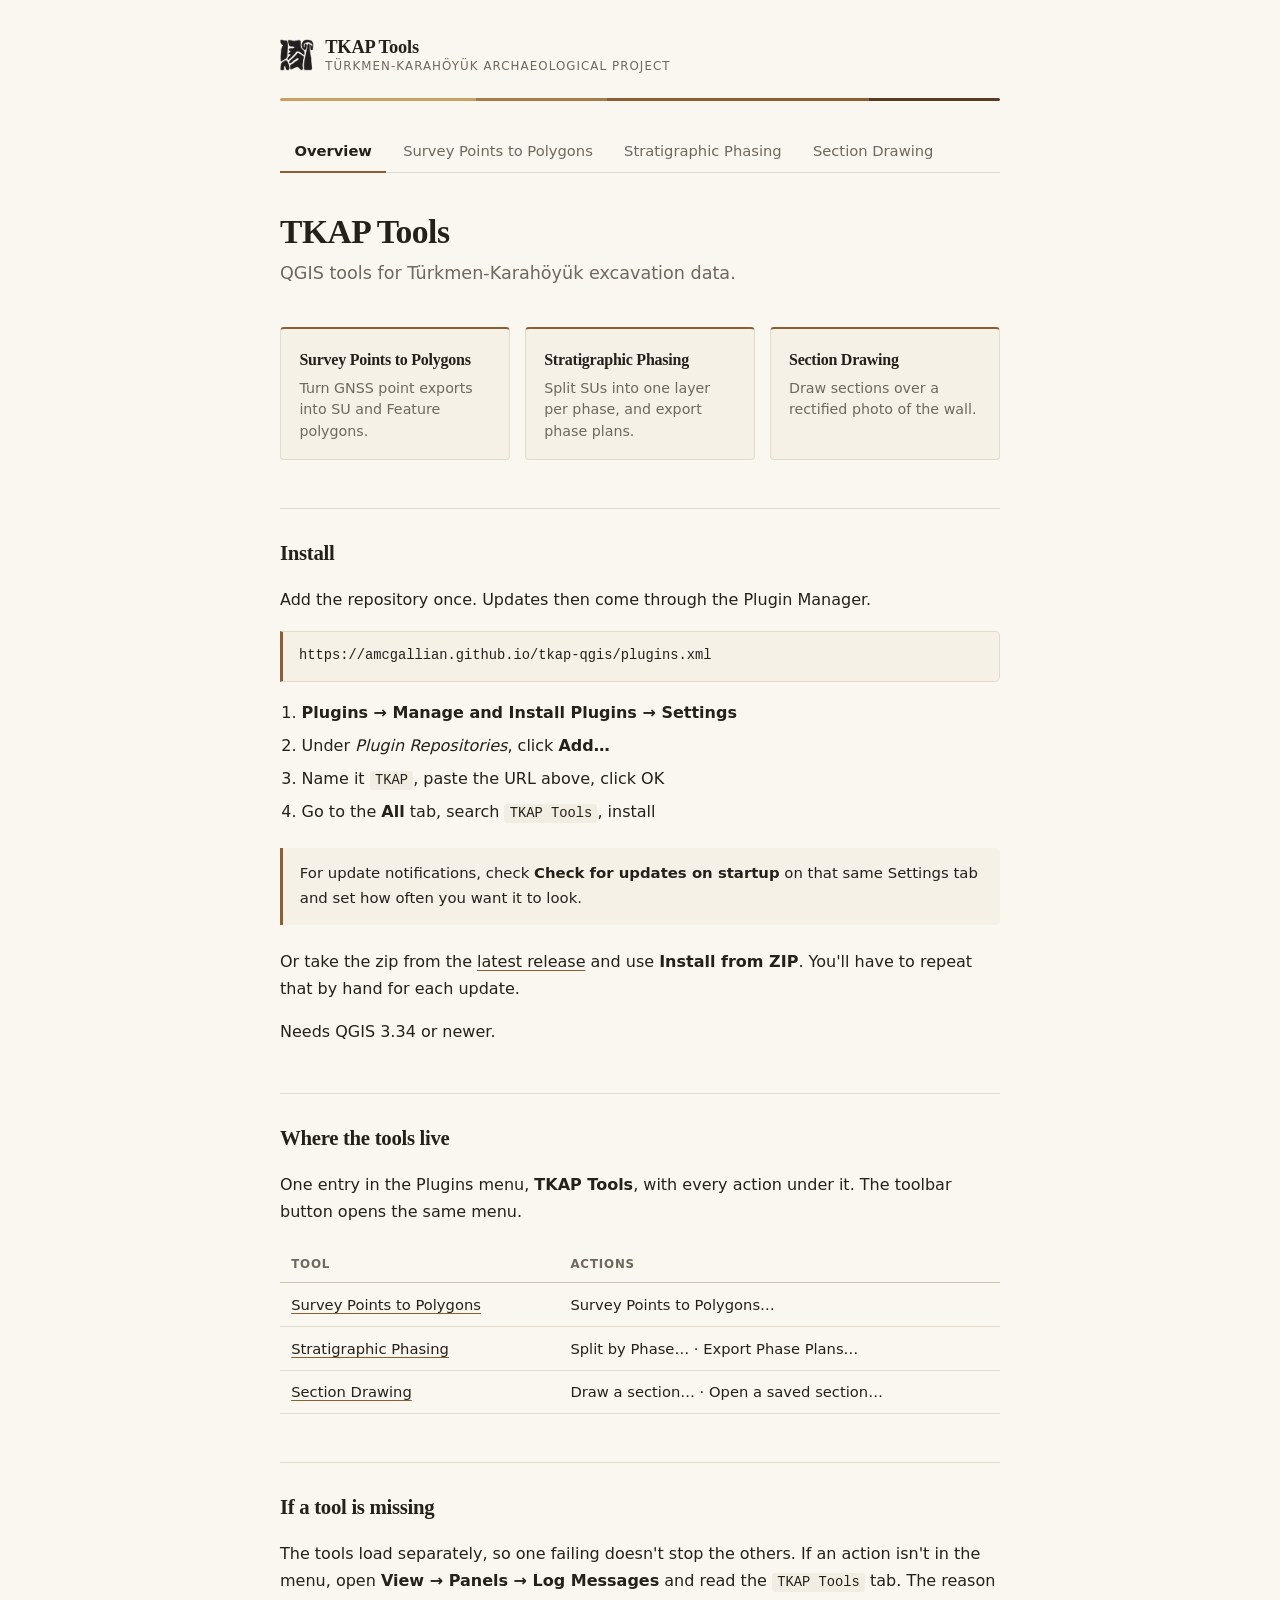
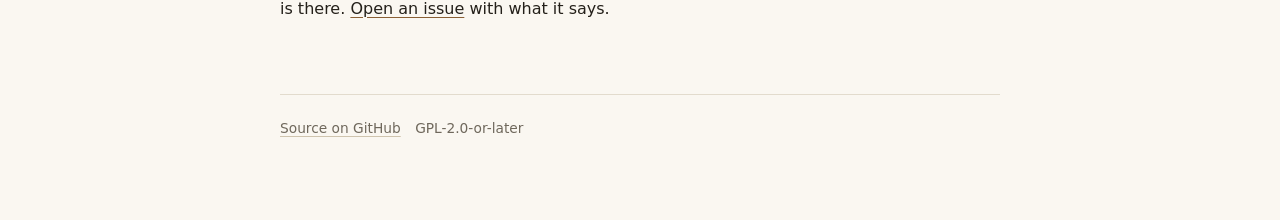
<file: docs/index.html>
<!doctype html>
<html lang="en">
<head>
<meta charset="utf-8">
<meta name="viewport" content="width=device-width, initial-scale=1">
<title>TKAP Tools</title>
<meta name="description" content="QGIS tools for Türkmen-Karahöyük field data: GNSS survey point conversion, stratigraphic phasing, and section drawing.">
<link rel="icon" href="assets/tkap-mark.png">
<link rel="stylesheet" href="style.css">
</head>
<body>
<header>
  <a class="brand" href="./">
    <img src="assets/tkap-mark.png" alt="">
    <span class="brand-text">
      <span class="brand-name">TKAP Tools</span>
      <span class="brand-sub">Türkmen-Karahöyük Archaeological Project</span>
    </span>
  </a>
  <div class="strata"><i></i><i></i><i></i><i></i></div>
  <nav class="tabs">
    <a href="./" aria-current="page">Overview</a>
    <a href="points.html">Survey Points to Polygons</a>
    <a href="phasing.html">Stratigraphic Phasing</a>
    <a href="section.html">Section Drawing</a>
  </nav>
</header>

<main>
  <h1>TKAP Tools</h1>
  <p class="lede">QGIS tools for Türkmen-Karahöyük excavation data.</p>

  <div class="cards">
    <a class="card" href="points.html">
      <h3>Survey Points to Polygons</h3>
      <p>Turn GNSS point exports into SU and Feature polygons.</p>
    </a>
    <a class="card" href="phasing.html">
      <h3>Stratigraphic Phasing</h3>
      <p>Split SUs into one layer per phase, and export phase plans.</p>
    </a>
    <a class="card" href="section.html">
      <h3>Section Drawing</h3>
      <p>Draw sections over a rectified photo of the wall.</p>
    </a>
  </div>

  <h2>Install</h2>
  <p>Add the repository once. Updates then come through the Plugin Manager.</p>

  <span class="url">https://amcgallian.github.io/tkap-qgis/plugins.xml</span>

  <ol>
    <li><strong>Plugins → Manage and Install Plugins → Settings</strong></li>
    <li>Under <em>Plugin Repositories</em>, click <strong>Add…</strong></li>
    <li>Name it <code>TKAP</code>, paste the URL above, click OK</li>
    <li>Go to the <strong>All</strong> tab, search <code>TKAP Tools</code>, install</li>
  </ol>

  <div class="note">
    <p>For update notifications, check <strong>Check for updates on startup</strong> on that same Settings tab and set how often you want it to look.</p>
  </div>

  <p>Or take the zip from the <a href="https://github.com/amcgallian/tkap-qgis/releases/latest">latest release</a> and use <strong>Install from ZIP</strong>. You'll have to repeat that by hand for each update.</p>

  <p>Needs QGIS 3.34 or newer.</p>

  <h2>Where the tools live</h2>
  <p>One entry in the Plugins menu, <strong>TKAP Tools</strong>, with every action under it. The toolbar button opens the same menu.</p>

  <div class="table-wrap">
  <table>
    <tr><th>Tool</th><th>Actions</th></tr>
    <tr><td><a href="points.html">Survey Points to Polygons</a></td><td>Survey Points to Polygons…</td></tr>
    <tr><td><a href="phasing.html">Stratigraphic Phasing</a></td><td>Split by Phase… · Export Phase Plans…</td></tr>
    <tr><td><a href="section.html">Section Drawing</a></td><td>Draw a section… · Open a saved section…</td></tr>
  </table>
  </div>

  <h2>If a tool is missing</h2>
  <p>The tools load separately, so one failing doesn't stop the others. If an action isn't in the menu, open <strong>View → Panels → Log Messages</strong> and read the <code>TKAP Tools</code> tab. The reason is there. <a href="https://github.com/amcgallian/tkap-qgis/issues">Open an issue</a> with what it says.</p>
</main>

<footer>
  <span><a href="https://github.com/amcgallian/tkap-qgis">Source on GitHub</a></span>
  <span>GPL-2.0-or-later</span>
</footer>
</body>
</html>
</file>
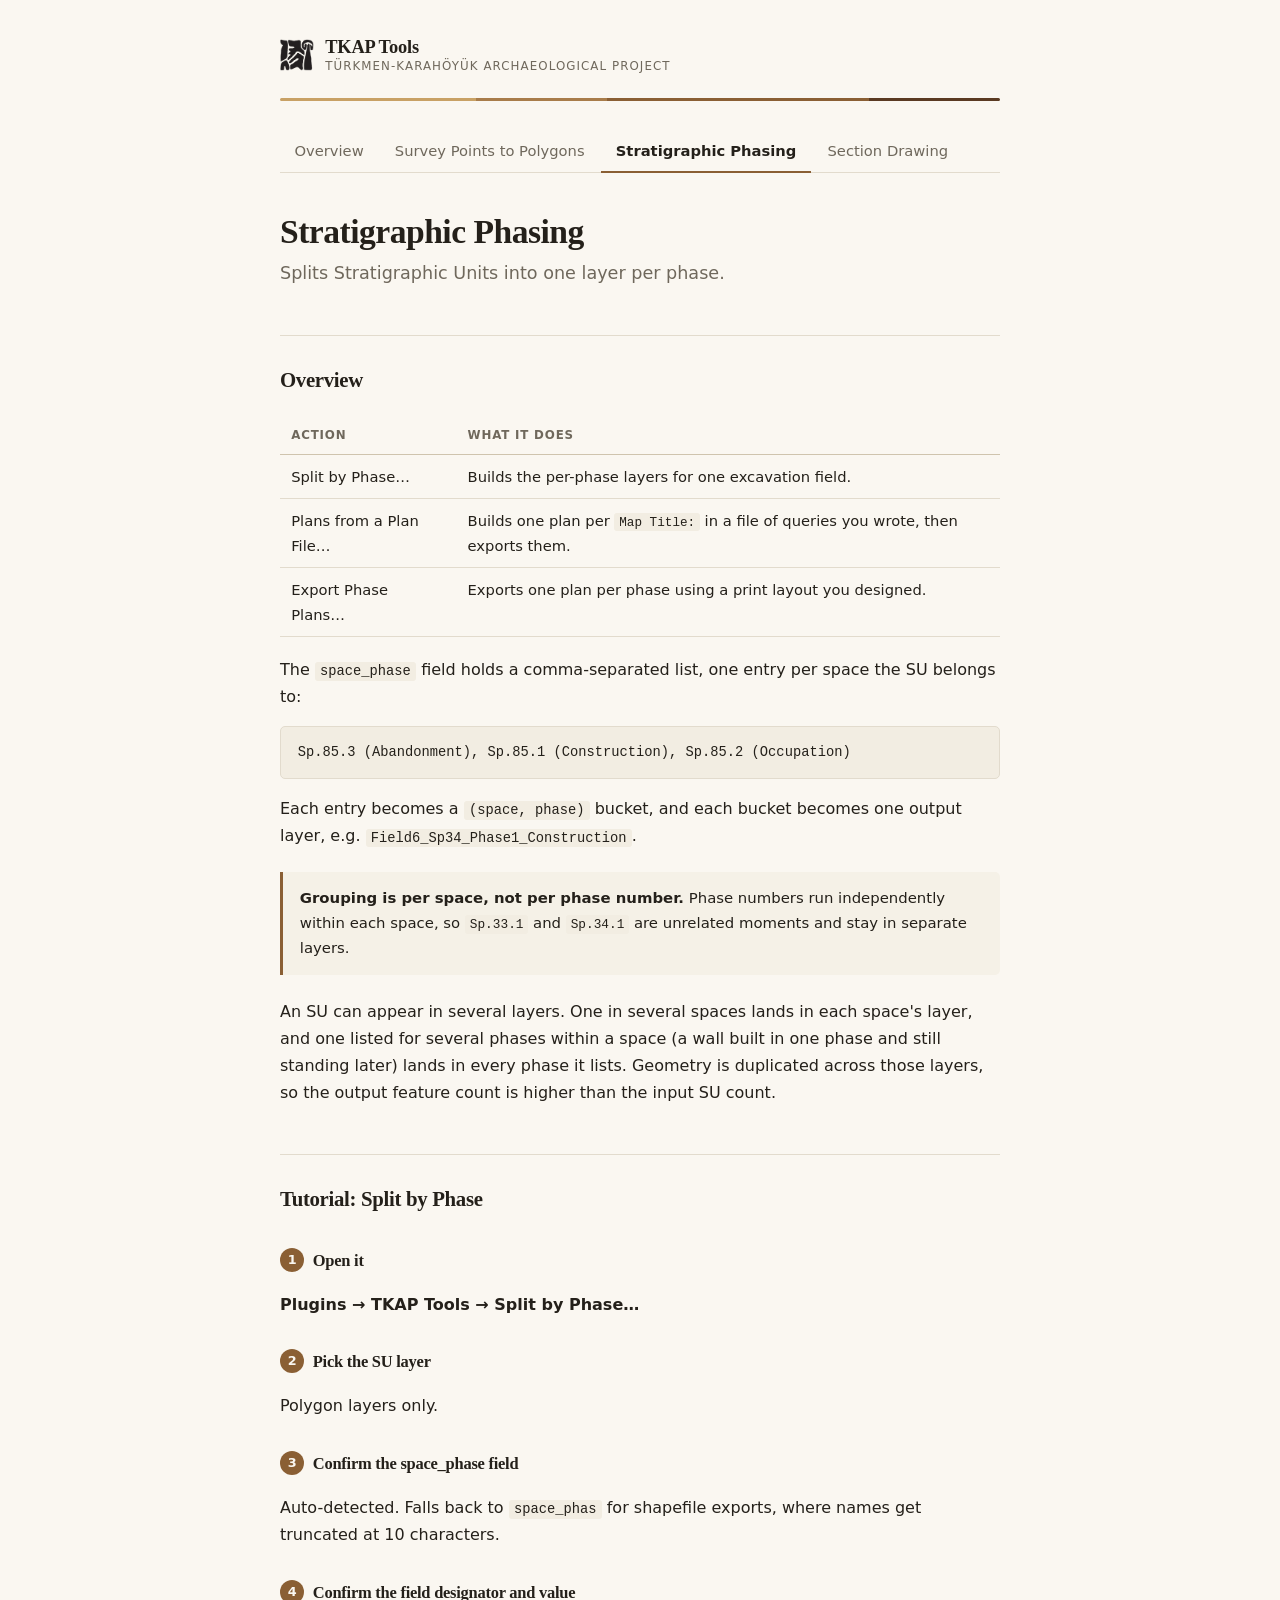
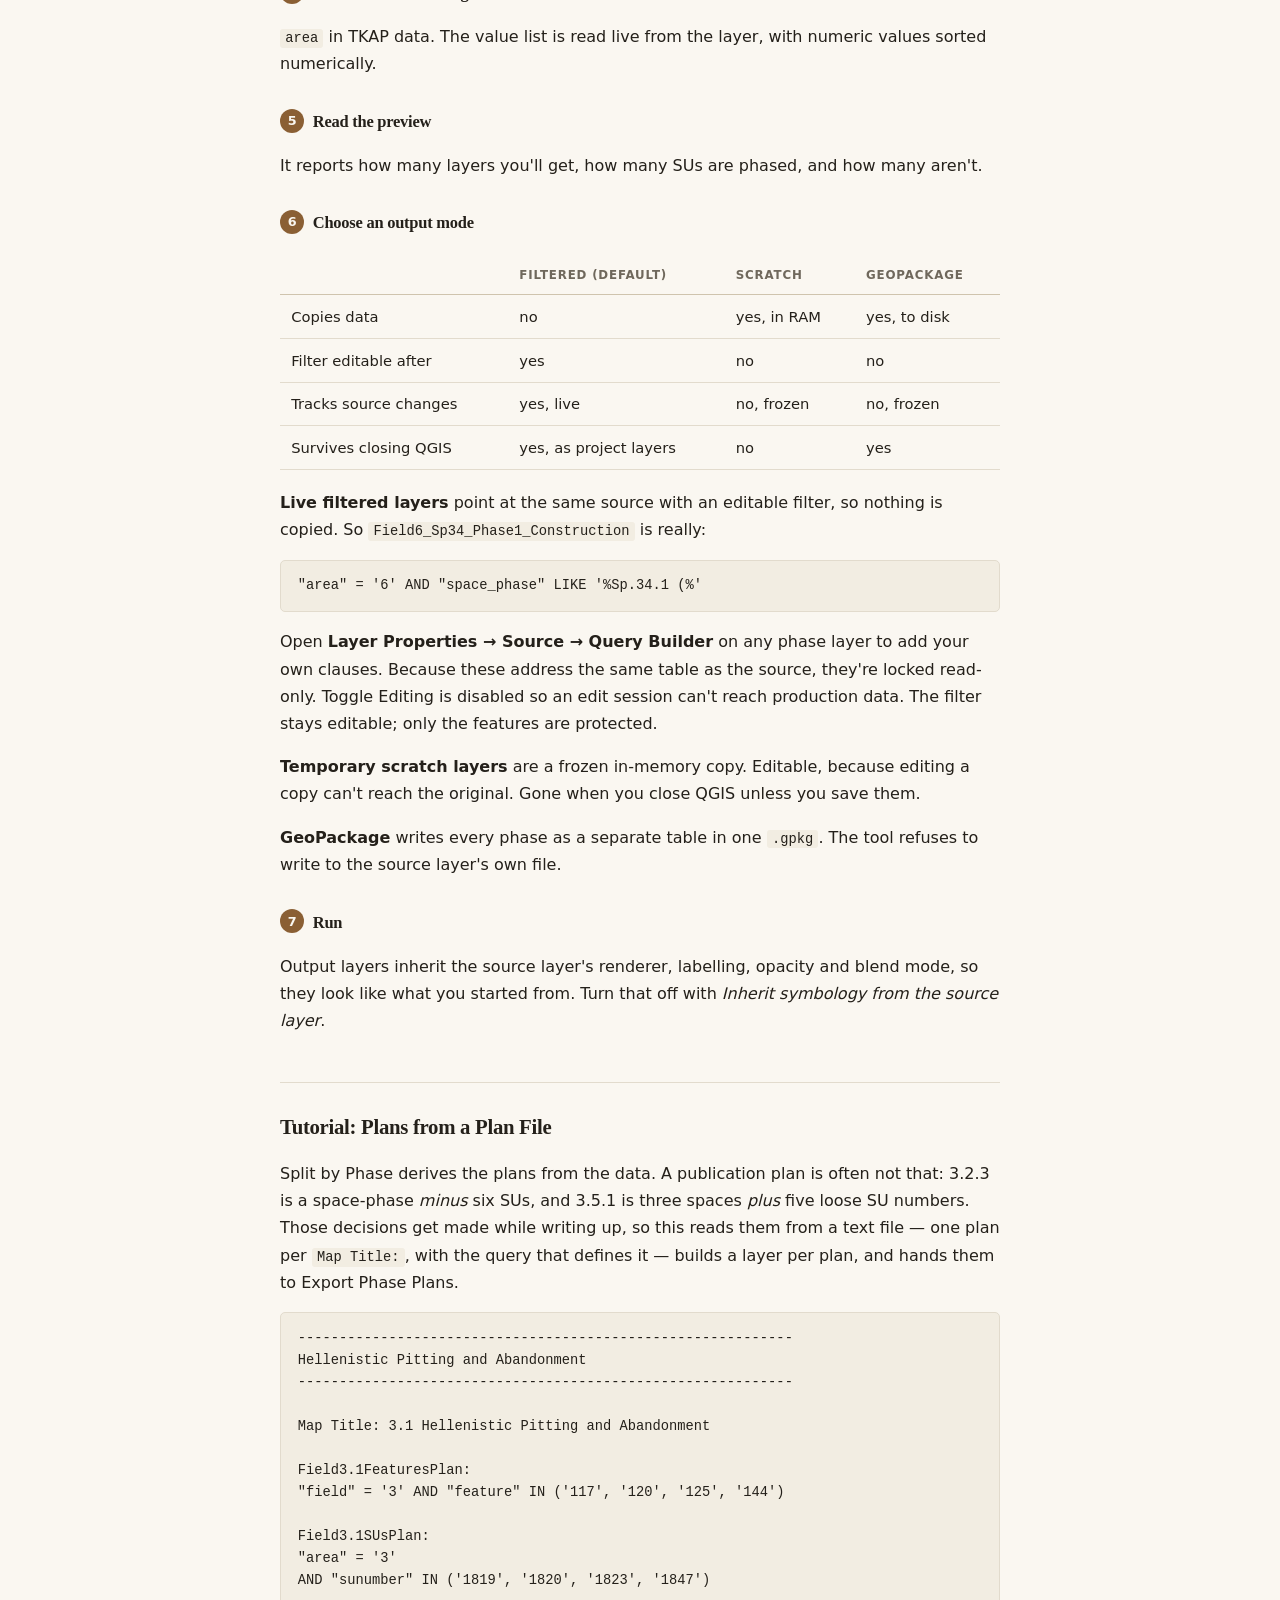
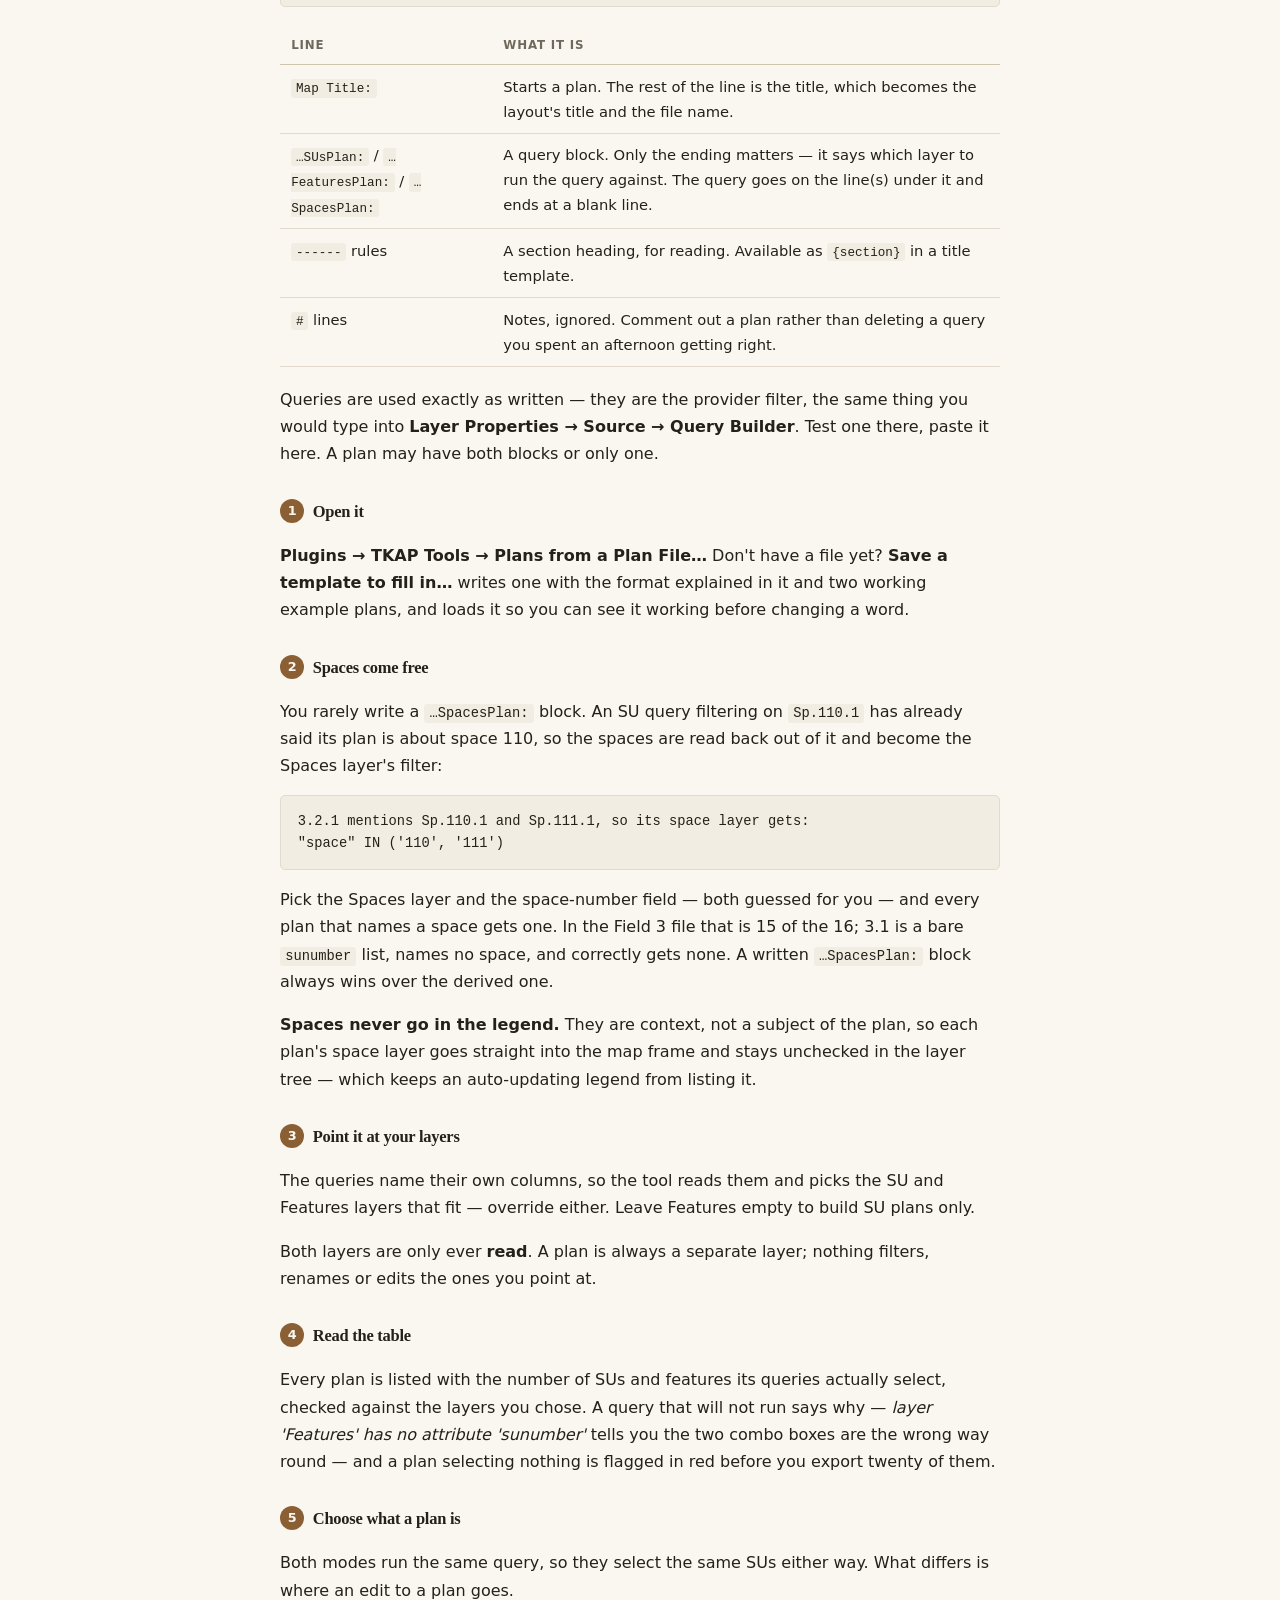
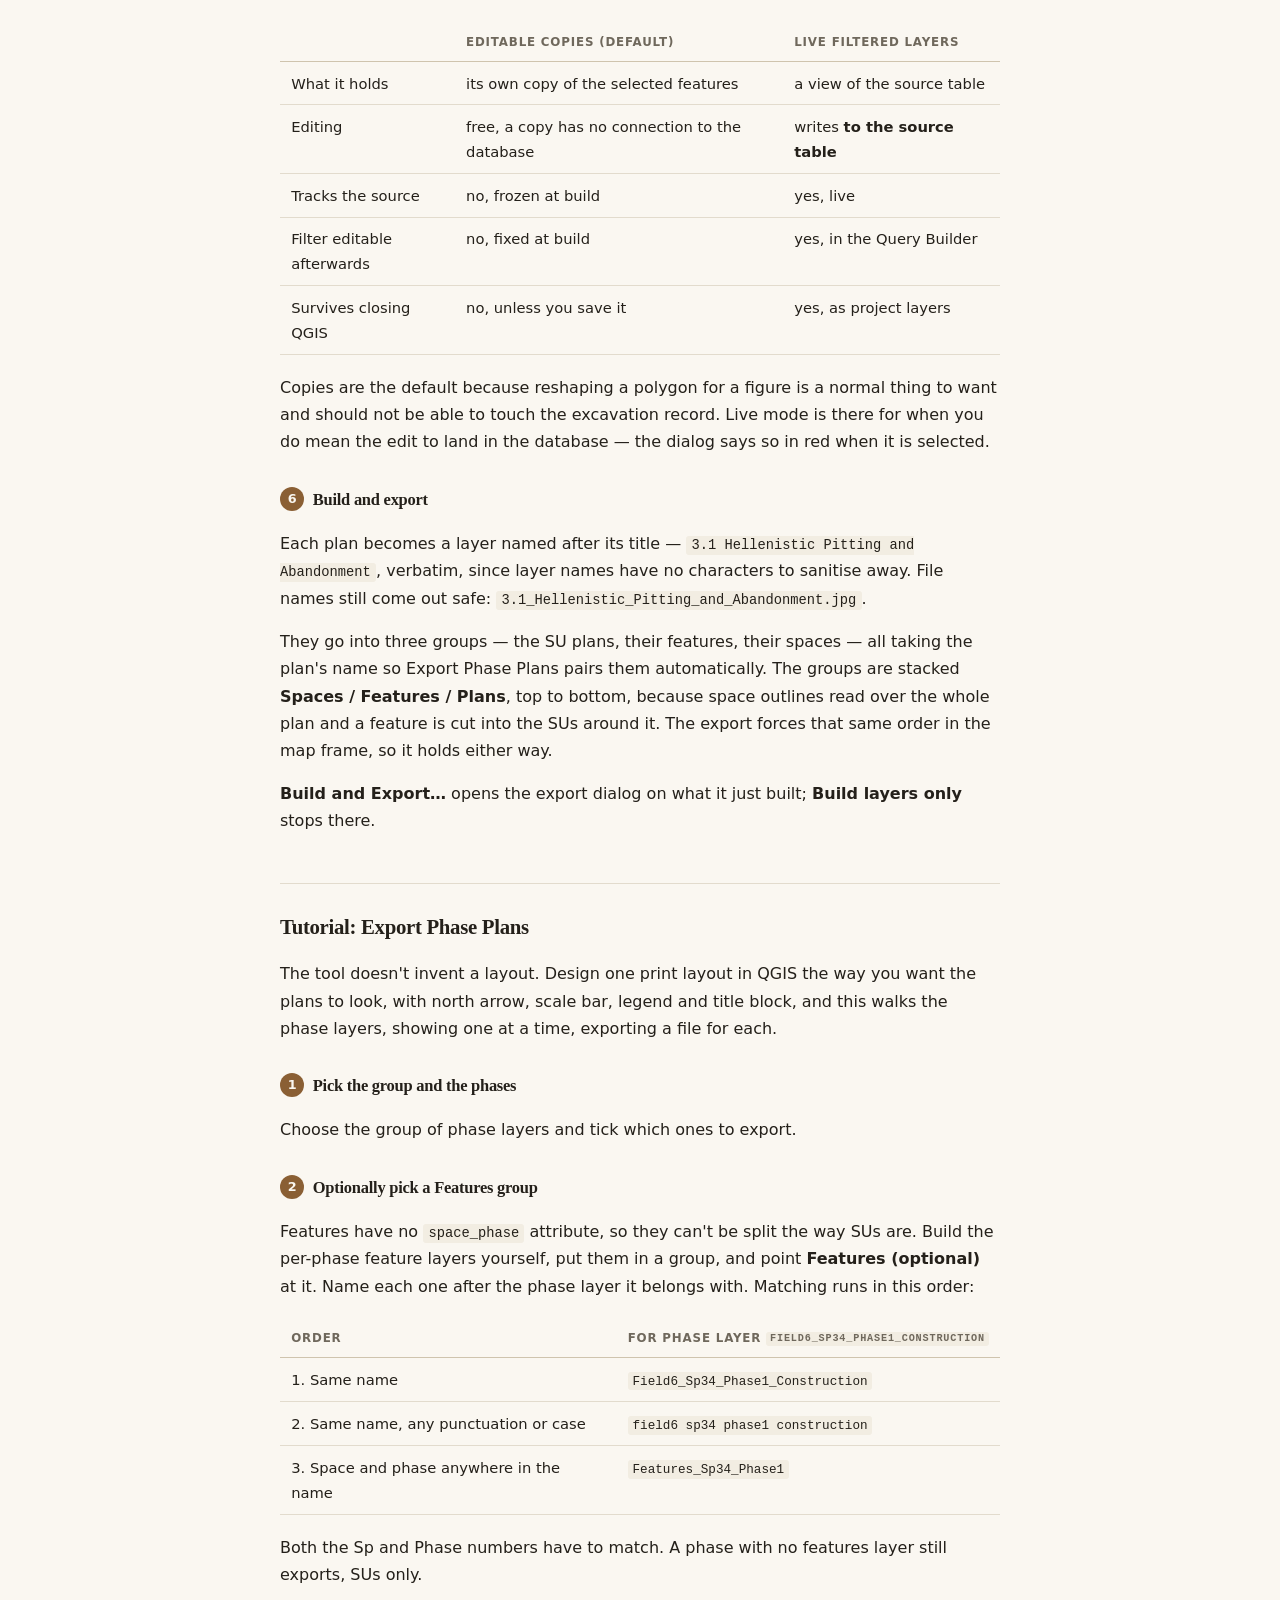
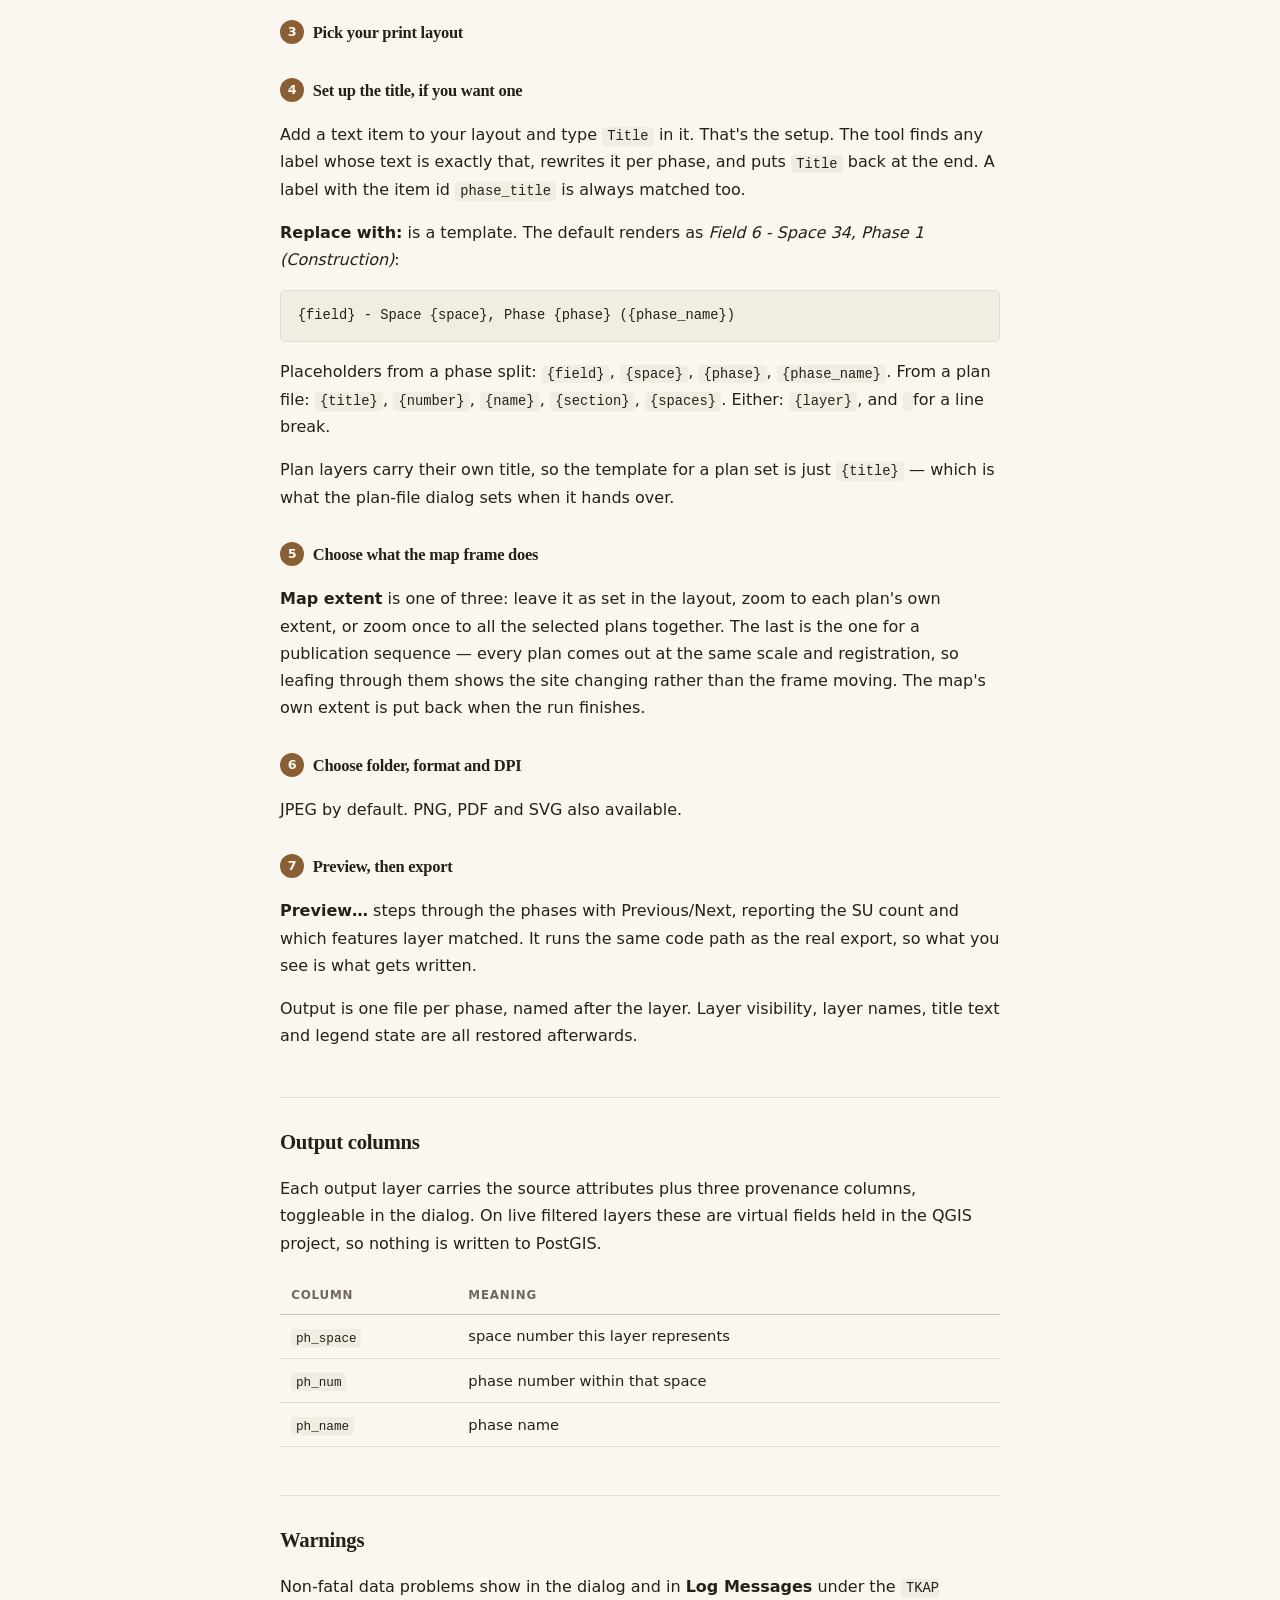
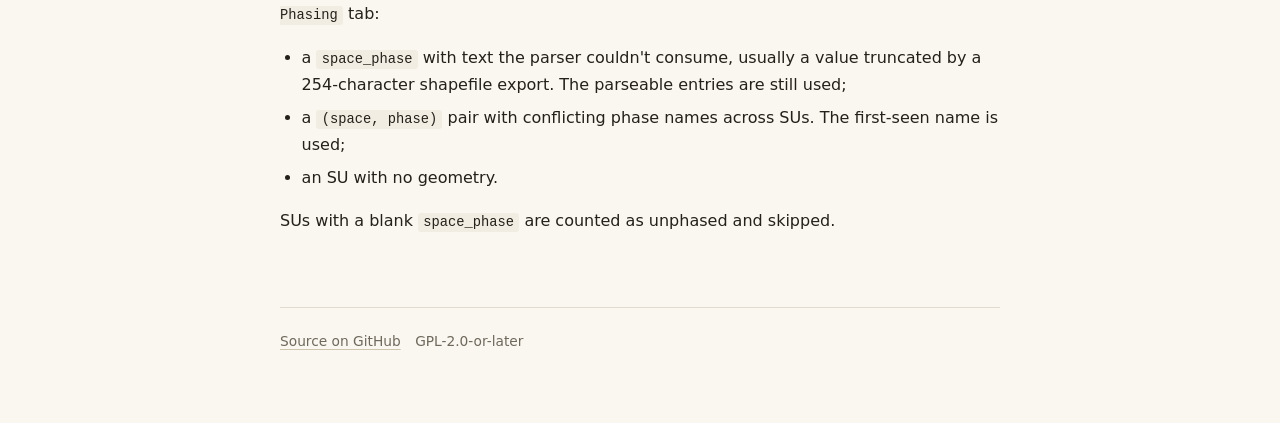
<file: docs/phasing.html>
<!doctype html>
<html lang="en">
<head>
<meta charset="utf-8">
<meta name="viewport" content="width=device-width, initial-scale=1">
<title>Stratigraphic Phasing - TKAP Tools</title>
<meta name="description" content="Split Stratigraphic Units into one layer per phase for an excavation field, and export a plan for each.">
<link rel="icon" href="assets/tkap-mark.png">
<link rel="stylesheet" href="style.css">
</head>
<body>
<header>
  <a class="brand" href="./">
    <img src="assets/tkap-mark.png" alt="">
    <span class="brand-text">
      <span class="brand-name">TKAP Tools</span>
      <span class="brand-sub">Türkmen-Karahöyük Archaeological Project</span>
    </span>
  </a>
  <div class="strata"><i></i><i></i><i></i><i></i></div>
  <nav class="tabs">
    <a href="./">Overview</a>
    <a href="points.html">Survey Points to Polygons</a>
    <a href="phasing.html" aria-current="page">Stratigraphic Phasing</a>
    <a href="section.html">Section Drawing</a>
  </nav>
</header>

<main>
  <h1>Stratigraphic Phasing</h1>
  <p class="lede">Splits Stratigraphic Units into one layer per phase.</p>

  <h2>Overview</h2>
  <div class="table-wrap">
  <table>
    <tr><th>Action</th><th>What it does</th></tr>
    <tr><td>Split by Phase…</td><td>Builds the per-phase layers for one excavation field.</td></tr>
    <tr><td>Plans from a Plan File…</td><td>Builds one plan per <code>Map Title:</code> in a file of queries you wrote, then exports them.</td></tr>
    <tr><td>Export Phase Plans…</td><td>Exports one plan per phase using a print layout you designed.</td></tr>
  </table>
  </div>

  <p>The <code>space_phase</code> field holds a comma-separated list, one entry per space the SU belongs to:</p>
  <pre><code>Sp.85.3 (Abandonment), Sp.85.1 (Construction), Sp.85.2 (Occupation)</code></pre>
  <p>Each entry becomes a <code>(space, phase)</code> bucket, and each bucket becomes one output layer, e.g. <code>Field6_Sp34_Phase1_Construction</code>.</p>

  <div class="note">
    <p><strong>Grouping is per space, not per phase number.</strong> Phase numbers run independently within each space, so <code>Sp.33.1</code> and <code>Sp.34.1</code> are unrelated moments and stay in separate layers.</p>
  </div>

  <p>An SU can appear in several layers. One in several spaces lands in each space's layer, and one listed for several phases within a space (a wall built in one phase and still standing later) lands in every phase it lists. Geometry is duplicated across those layers, so the output feature count is higher than the input SU count.</p>

  <h2>Tutorial: Split by Phase</h2>

  <div class="steps">
    <section class="step">
      <h3>Open it</h3>
      <p><strong>Plugins → TKAP Tools → Split by Phase…</strong></p>
    </section>

    <section class="step">
      <h3>Pick the SU layer</h3>
      <p>Polygon layers only.</p>
    </section>

    <section class="step">
      <h3>Confirm the space_phase field</h3>
      <p>Auto-detected. Falls back to <code>space_phas</code> for shapefile exports, where names get truncated at 10 characters.</p>
    </section>

    <section class="step">
      <h3>Confirm the field designator and value</h3>
      <p><code>area</code> in TKAP data. The value list is read live from the layer, with numeric values sorted numerically.</p>
    </section>

    <section class="step">
      <h3>Read the preview</h3>
      <p>It reports how many layers you'll get, how many SUs are phased, and how many aren't.</p>
    </section>

    <section class="step">
      <h3>Choose an output mode</h3>
      <div class="table-wrap">
      <table>
        <tr><th></th><th>Filtered (default)</th><th>Scratch</th><th>GeoPackage</th></tr>
        <tr><td>Copies data</td><td>no</td><td>yes, in RAM</td><td>yes, to disk</td></tr>
        <tr><td>Filter editable after</td><td>yes</td><td>no</td><td>no</td></tr>
        <tr><td>Tracks source changes</td><td>yes, live</td><td>no, frozen</td><td>no, frozen</td></tr>
        <tr><td>Survives closing QGIS</td><td>yes, as project layers</td><td>no</td><td>yes</td></tr>
      </table>
      </div>

      <p><strong>Live filtered layers</strong> point at the same source with an editable filter, so nothing is copied. So <code>Field6_Sp34_Phase1_Construction</code> is really:</p>
      <pre><code>"area" = '6' AND "space_phase" LIKE '%Sp.34.1 (%'</code></pre>
      <p>Open <strong>Layer Properties → Source → Query Builder</strong> on any phase layer to add your own clauses. Because these address the same table as the source, they're locked read-only. Toggle Editing is disabled so an edit session can't reach production data. The filter stays editable; only the features are protected.</p>

      <p><strong>Temporary scratch layers</strong> are a frozen in-memory copy. Editable, because editing a copy can't reach the original. Gone when you close QGIS unless you save them.</p>

      <p><strong>GeoPackage</strong> writes every phase as a separate table in one <code>.gpkg</code>. The tool refuses to write to the source layer's own file.</p>
    </section>

    <section class="step">
      <h3>Run</h3>
      <p>Output layers inherit the source layer's renderer, labelling, opacity and blend mode, so they look like what you started from. Turn that off with <em>Inherit symbology from the source layer</em>.</p>
    </section>
  </div>

  <h2>Tutorial: Plans from a Plan File</h2>

  <p>Split by Phase derives the plans from the data. A publication plan is often not that: 3.2.3 is a space-phase <em>minus</em> six SUs, and 3.5.1 is three spaces <em>plus</em> five loose SU numbers. Those decisions get made while writing up, so this reads them from a text file — one plan per <code>Map Title:</code>, with the query that defines it — builds a layer per plan, and hands them to Export Phase Plans.</p>

  <pre><code>------------------------------------------------------------
Hellenistic Pitting and Abandonment
------------------------------------------------------------

Map Title: 3.1 Hellenistic Pitting and Abandonment

Field3.1FeaturesPlan:
"field" = '3' AND "feature" IN ('117', '120', '125', '144')

Field3.1SUsPlan:
"area" = '3'
AND "sunumber" IN ('1819', '1820', '1823', '1847')</code></pre>

  <div class="table-wrap">
  <table>
    <tr><th>Line</th><th>What it is</th></tr>
    <tr><td><code>Map Title:</code></td><td>Starts a plan. The rest of the line is the title, which becomes the layout's title and the file name.</td></tr>
    <tr><td><code>…SUsPlan:</code> / <code>…FeaturesPlan:</code> / <code>…SpacesPlan:</code></td><td>A query block. Only the ending matters — it says which layer to run the query against. The query goes on the line(s) under it and ends at a blank line.</td></tr>
    <tr><td><code>------</code> rules</td><td>A section heading, for reading. Available as <code>{section}</code> in a title template.</td></tr>
    <tr><td><code>#</code> lines</td><td>Notes, ignored. Comment out a plan rather than deleting a query you spent an afternoon getting right.</td></tr>
  </table>
  </div>

  <p>Queries are used exactly as written — they are the provider filter, the same thing you would type into <strong>Layer Properties → Source → Query Builder</strong>. Test one there, paste it here. A plan may have both blocks or only one.</p>

  <div class="steps">
    <section class="step">
      <h3>Open it</h3>
      <p><strong>Plugins → TKAP Tools → Plans from a Plan File…</strong> Don't have a file yet? <strong>Save a template to fill in…</strong> writes one with the format explained in it and two working example plans, and loads it so you can see it working before changing a word.</p>
    </section>

    <section class="step">
      <h3>Spaces come free</h3>
      <p>You rarely write a <code>…SpacesPlan:</code> block. An SU query filtering on <code>Sp.110.1</code> has already said its plan is about space 110, so the spaces are read back out of it and become the Spaces layer's filter:</p>
      <pre><code>3.2.1 mentions Sp.110.1 and Sp.111.1, so its space layer gets:
"space" IN ('110', '111')</code></pre>
      <p>Pick the Spaces layer and the space-number field — both guessed for you — and every plan that names a space gets one. In the Field 3 file that is 15 of the 16; 3.1 is a bare <code>sunumber</code> list, names no space, and correctly gets none. A written <code>…SpacesPlan:</code> block always wins over the derived one.</p>
      <p><strong>Spaces never go in the legend.</strong> They are context, not a subject of the plan, so each plan's space layer goes straight into the map frame and stays unchecked in the layer tree — which keeps an auto-updating legend from listing it.</p>
    </section>

    <section class="step">
      <h3>Point it at your layers</h3>
      <p>The queries name their own columns, so the tool reads them and picks the SU and Features layers that fit — override either. Leave Features empty to build SU plans only.</p>
      <p>Both layers are only ever <strong>read</strong>. A plan is always a separate layer; nothing filters, renames or edits the ones you point at.</p>
    </section>

    <section class="step">
      <h3>Read the table</h3>
      <p>Every plan is listed with the number of SUs and features its queries actually select, checked against the layers you chose. A query that will not run says why — <em>layer 'Features' has no attribute 'sunumber'</em> tells you the two combo boxes are the wrong way round — and a plan selecting nothing is flagged in red before you export twenty of them.</p>
    </section>

    <section class="step">
      <h3>Choose what a plan is</h3>
      <p>Both modes run the same query, so they select the same SUs either way. What differs is where an edit to a plan goes.</p>
      <div class="table-wrap">
      <table>
        <tr><th></th><th>Editable copies (default)</th><th>Live filtered layers</th></tr>
        <tr><td>What it holds</td><td>its own copy of the selected features</td><td>a view of the source table</td></tr>
        <tr><td>Editing</td><td>free, a copy has no connection to the database</td><td>writes <strong>to the source table</strong></td></tr>
        <tr><td>Tracks the source</td><td>no, frozen at build</td><td>yes, live</td></tr>
        <tr><td>Filter editable afterwards</td><td>no, fixed at build</td><td>yes, in the Query Builder</td></tr>
        <tr><td>Survives closing QGIS</td><td>no, unless you save it</td><td>yes, as project layers</td></tr>
      </table>
      </div>
      <p>Copies are the default because reshaping a polygon for a figure is a normal thing to want and should not be able to touch the excavation record. Live mode is there for when you do mean the edit to land in the database — the dialog says so in red when it is selected.</p>
    </section>

    <section class="step">
      <h3>Build and export</h3>
      <p>Each plan becomes a layer named after its title — <code>3.1 Hellenistic Pitting and Abandonment</code>, verbatim, since layer names have no characters to sanitise away. File names still come out safe: <code>3.1_Hellenistic_Pitting_and_Abandonment.jpg</code>.</p>
      <p>They go into three groups — the SU plans, their features, their spaces — all taking the plan's name so Export Phase Plans pairs them automatically. The groups are stacked <strong>Spaces / Features / Plans</strong>, top to bottom, because space outlines read over the whole plan and a feature is cut into the SUs around it. The export forces that same order in the map frame, so it holds either way.</p>
      <p><strong>Build and Export…</strong> opens the export dialog on what it just built; <strong>Build layers only</strong> stops there.</p>
    </section>
  </div>

  <h2>Tutorial: Export Phase Plans</h2>

  <p>The tool doesn't invent a layout. Design one print layout in QGIS the way you want the plans to look, with north arrow, scale bar, legend and title block, and this walks the phase layers, showing one at a time, exporting a file for each.</p>

  <div class="steps">
    <section class="step">
      <h3>Pick the group and the phases</h3>
      <p>Choose the group of phase layers and tick which ones to export.</p>
    </section>

    <section class="step">
      <h3>Optionally pick a Features group</h3>
      <p>Features have no <code>space_phase</code> attribute, so they can't be split the way SUs are. Build the per-phase feature layers yourself, put them in a group, and point <strong>Features (optional)</strong> at it. Name each one after the phase layer it belongs with. Matching runs in this order:</p>
      <div class="table-wrap">
      <table>
        <tr><th>Order</th><th>For phase layer <code>Field6_Sp34_Phase1_Construction</code></th></tr>
        <tr><td>1. Same name</td><td><code>Field6_Sp34_Phase1_Construction</code></td></tr>
        <tr><td>2. Same name, any punctuation or case</td><td><code>field6 sp34 phase1 construction</code></td></tr>
        <tr><td>3. Space and phase anywhere in the name</td><td><code>Features_Sp34_Phase1</code></td></tr>
      </table>
      </div>
      <p>Both the Sp and Phase numbers have to match. A phase with no features layer still exports, SUs only.</p>
    </section>

    <section class="step">
      <h3>Pick your print layout</h3>
    </section>

    <section class="step">
      <h3>Set up the title, if you want one</h3>
      <p>Add a text item to your layout and type <code>Title</code> in it. That's the setup. The tool finds any label whose text is exactly that, rewrites it per phase, and puts <code>Title</code> back at the end. A label with the item id <code>phase_title</code> is always matched too.</p>
      <p><strong>Replace with:</strong> is a template. The default renders as <em>Field 6 - Space 34, Phase 1 (Construction)</em>:</p>
      <pre><code>{field} - Space {space}, Phase {phase} ({phase_name})</code></pre>
      <p>Placeholders from a phase split: <code>{field}</code>, <code>{space}</code>, <code>{phase}</code>, <code>{phase_name}</code>. From a plan file: <code>{title}</code>, <code>{number}</code>, <code>{name}</code>, <code>{section}</code>, <code>{spaces}</code>. Either: <code>{layer}</code>, and <code>
</code> for a line break.</p>
      <p>Plan layers carry their own title, so the template for a plan set is just <code>{title}</code> — which is what the plan-file dialog sets when it hands over.</p>
    </section>

    <section class="step">
      <h3>Choose what the map frame does</h3>
      <p><strong>Map extent</strong> is one of three: leave it as set in the layout, zoom to each plan's own extent, or zoom once to all the selected plans together. The last is the one for a publication sequence — every plan comes out at the same scale and registration, so leafing through them shows the site changing rather than the frame moving. The map's own extent is put back when the run finishes.</p>
    </section>

    <section class="step">
      <h3>Choose folder, format and DPI</h3>
      <p>JPEG by default. PNG, PDF and SVG also available.</p>
    </section>

    <section class="step">
      <h3>Preview, then export</h3>
      <p><strong>Preview…</strong> steps through the phases with Previous/Next, reporting the SU count and which features layer matched. It runs the same code path as the real export, so what you see is what gets written.</p>
      <p>Output is one file per phase, named after the layer. Layer visibility, layer names, title text and legend state are all restored afterwards.</p>
    </section>
  </div>

  <h2>Output columns</h2>
  <p>Each output layer carries the source attributes plus three provenance columns, toggleable in the dialog. On live filtered layers these are virtual fields held in the QGIS project, so nothing is written to PostGIS.</p>
  <div class="table-wrap">
  <table>
    <tr><th>Column</th><th>Meaning</th></tr>
    <tr><td><code>ph_space</code></td><td>space number this layer represents</td></tr>
    <tr><td><code>ph_num</code></td><td>phase number within that space</td></tr>
    <tr><td><code>ph_name</code></td><td>phase name</td></tr>
  </table>
  </div>
  <h2>Warnings</h2>
  <p>Non-fatal data problems show in the dialog and in <strong>Log Messages</strong> under the <code>TKAP Phasing</code> tab:</p>
  <ul>
    <li>a <code>space_phase</code> with text the parser couldn't consume, usually a value truncated by a 254-character shapefile export. The parseable entries are still used;</li>
    <li>a <code>(space, phase)</code> pair with conflicting phase names across SUs. The first-seen name is used;</li>
    <li>an SU with no geometry.</li>
  </ul>
  <p>SUs with a blank <code>space_phase</code> are counted as unphased and skipped.</p>
</main>

<footer>
  <span><a href="https://github.com/amcgallian/tkap-qgis">Source on GitHub</a></span>
  <span>GPL-2.0-or-later</span>
</footer>
</body>
</html>
</file>
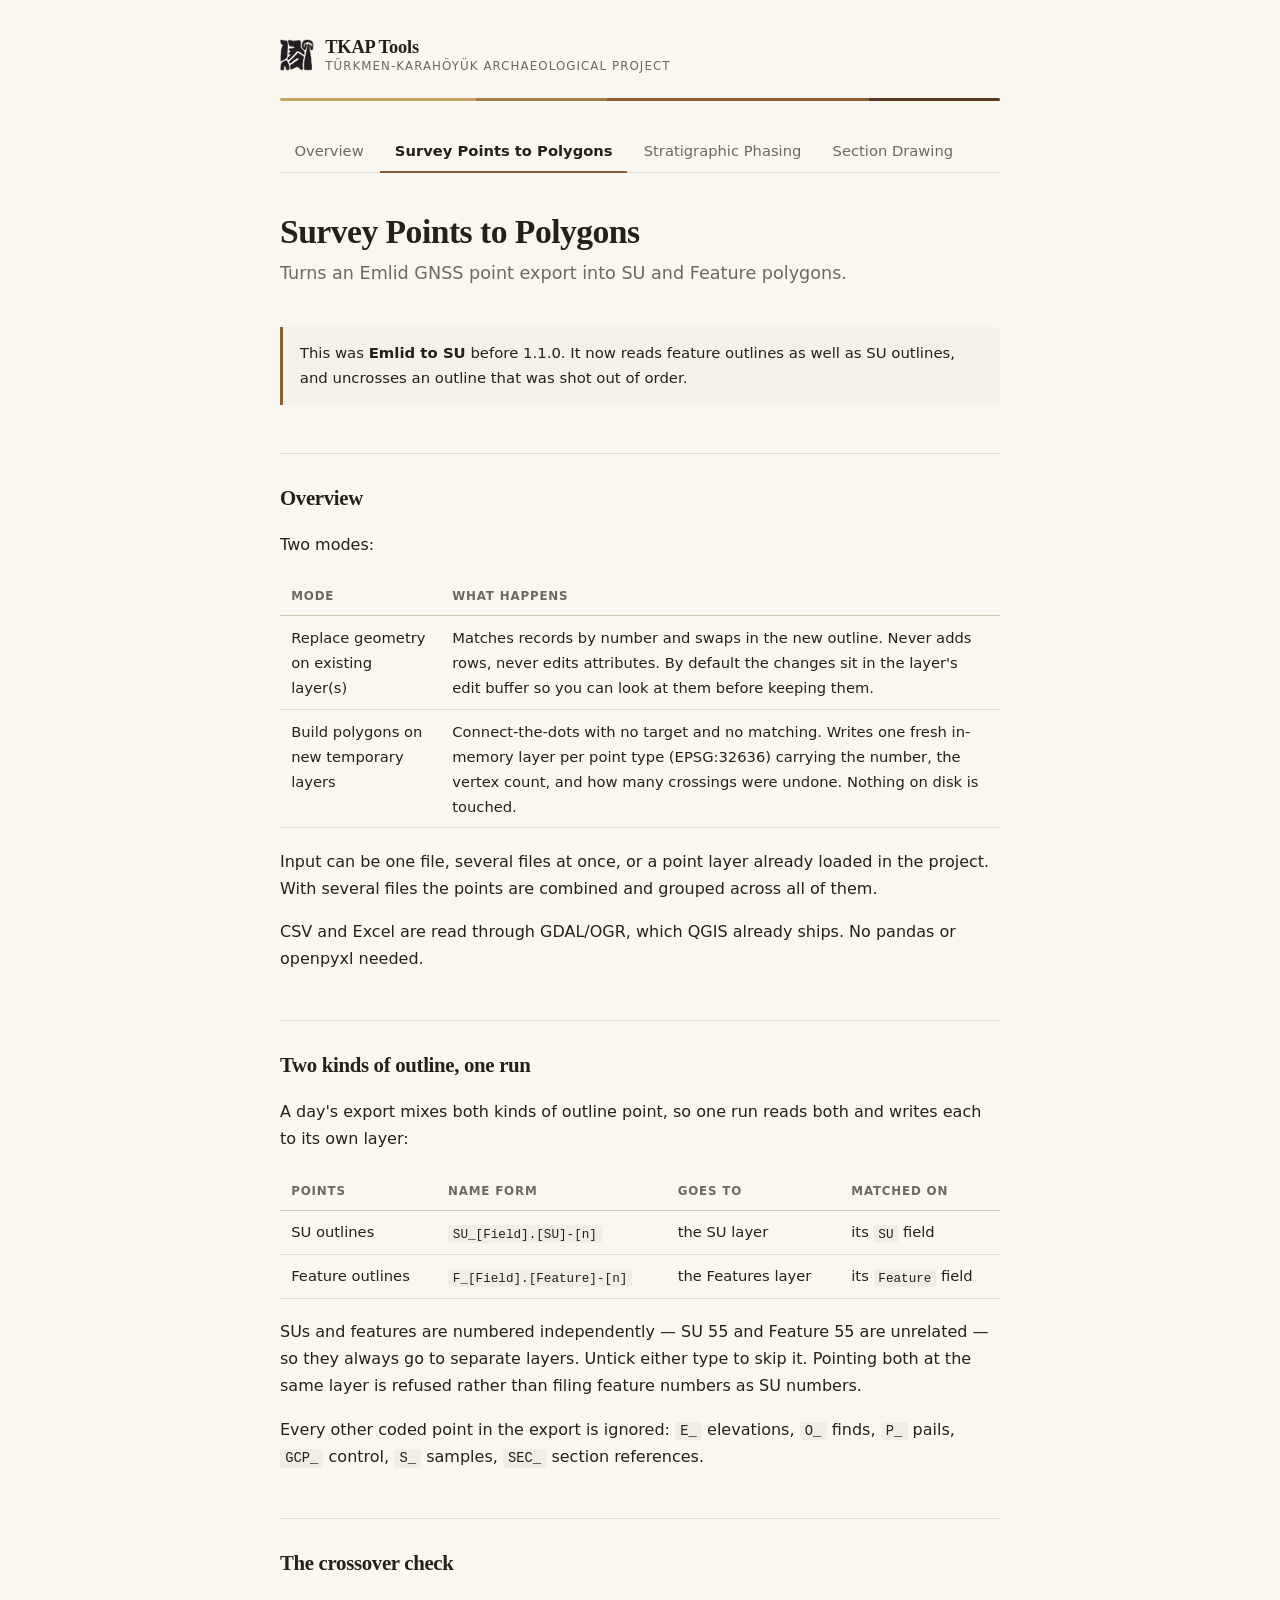
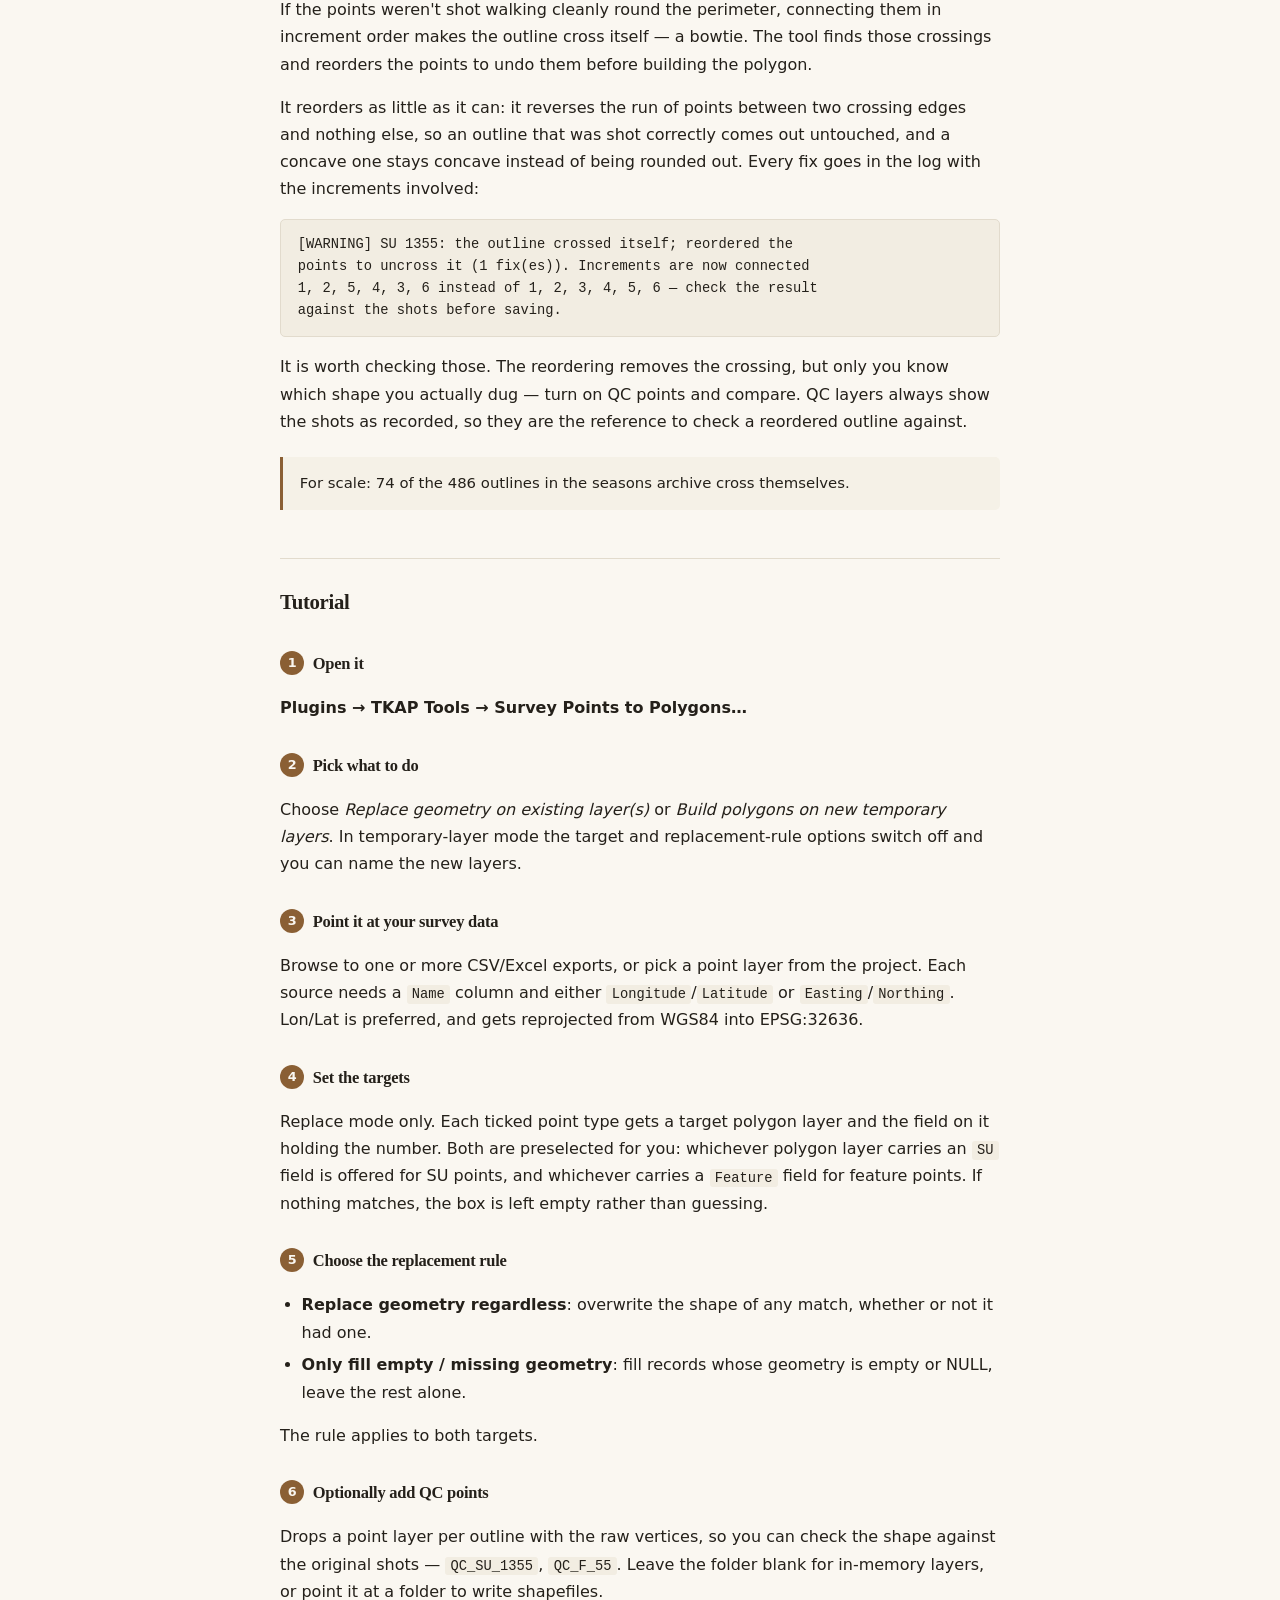
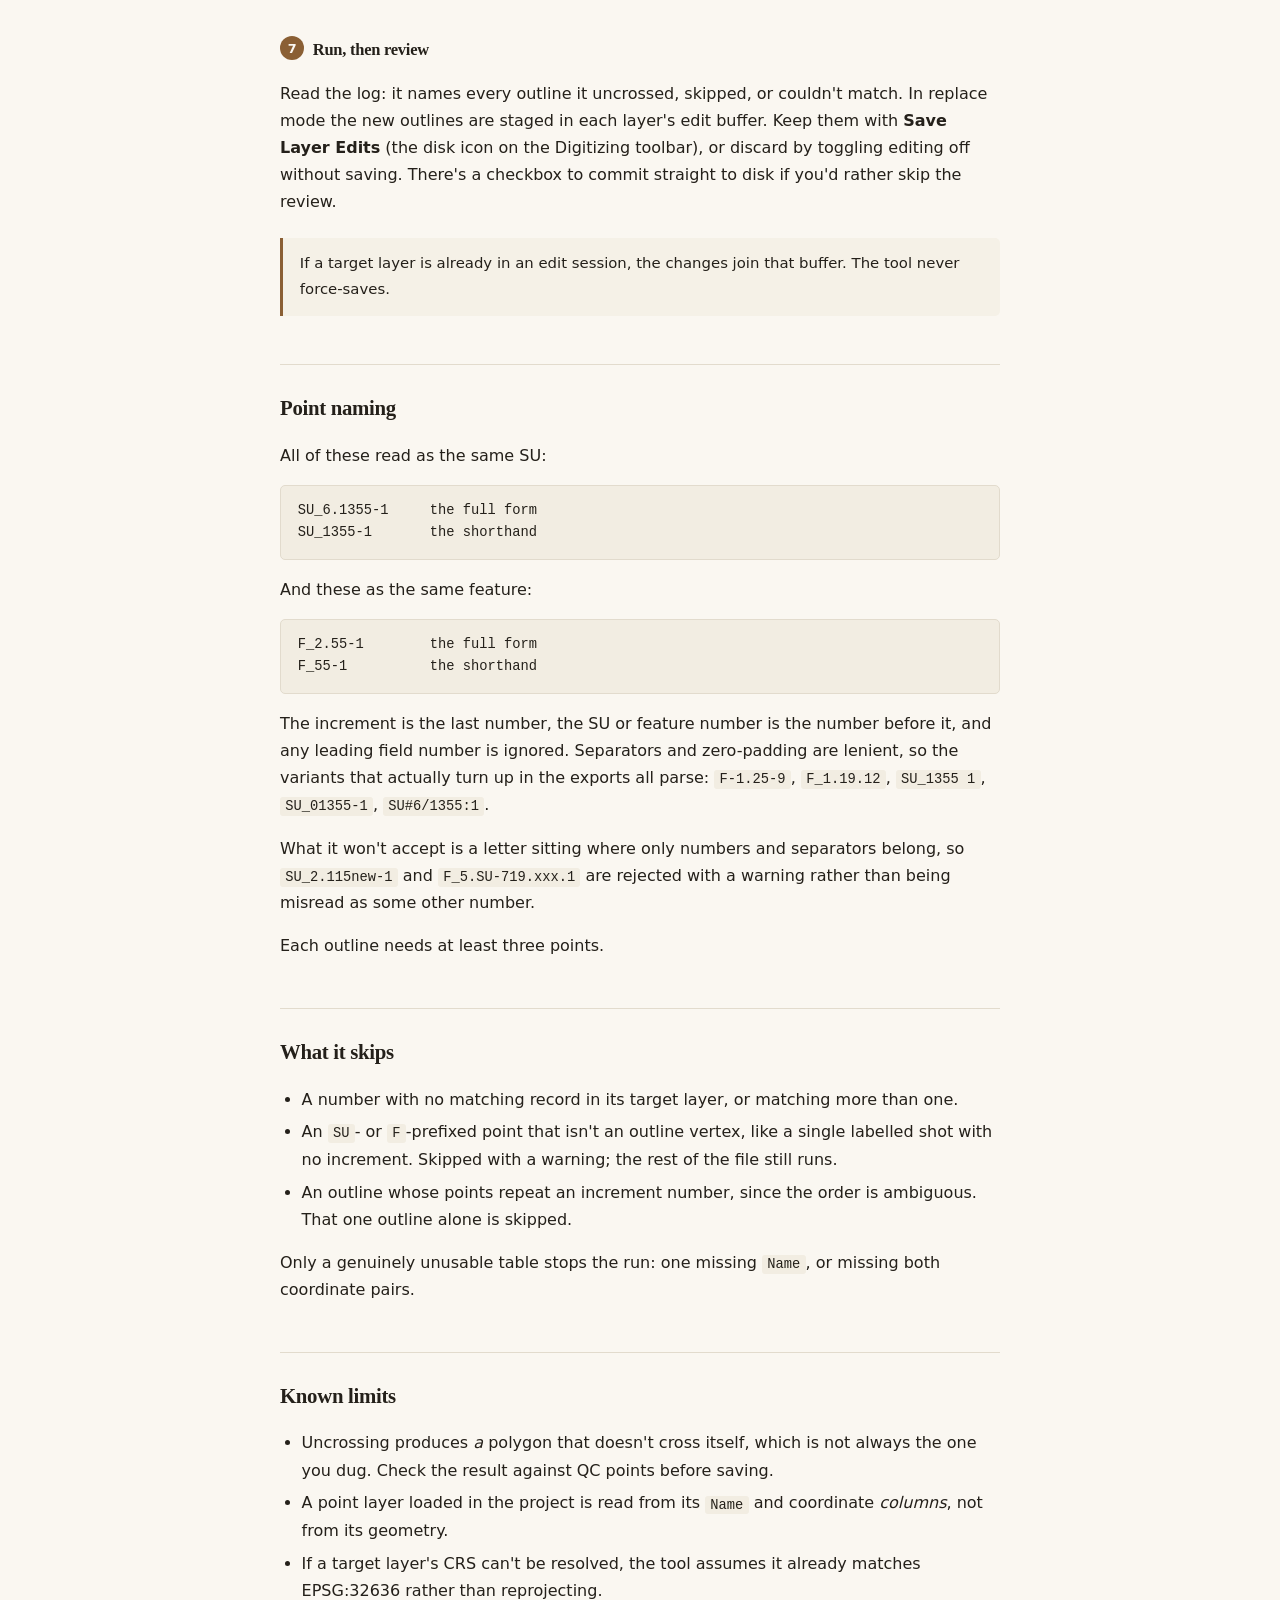
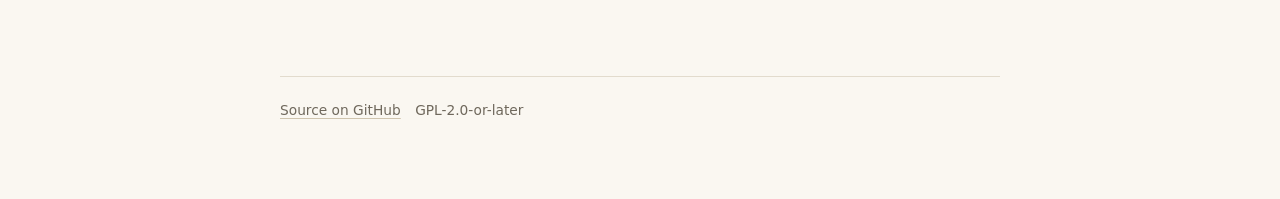
<file: docs/points.html>
<!doctype html>
<html lang="en">
<head>
<meta charset="utf-8">
<meta name="viewport" content="width=device-width, initial-scale=1">
<title>Survey Points to Polygons - TKAP Tools</title>
<meta name="description" content="Turn an Emlid GNSS point export into SU and Feature polygons, replacing geometry on the existing layers or building onto temporary ones.">
<link rel="icon" href="assets/tkap-mark.png">
<link rel="stylesheet" href="style.css">
</head>
<body>
<header>
  <a class="brand" href="./">
    <img src="assets/tkap-mark.png" alt="">
    <span class="brand-text">
      <span class="brand-name">TKAP Tools</span>
      <span class="brand-sub">Türkmen-Karahöyük Archaeological Project</span>
    </span>
  </a>
  <div class="strata"><i></i><i></i><i></i><i></i></div>
  <nav class="tabs">
    <a href="./">Overview</a>
    <a href="points.html" aria-current="page">Survey Points to Polygons</a>
    <a href="phasing.html">Stratigraphic Phasing</a>
    <a href="section.html">Section Drawing</a>
  </nav>
</header>

<main>
  <h1>Survey Points to Polygons</h1>
  <p class="lede">Turns an Emlid GNSS point export into SU and Feature polygons.</p>

  <div class="note">
    <p>This was <strong>Emlid to SU</strong> before 1.1.0. It now reads feature outlines as well as SU outlines, and uncrosses an outline that was shot out of order.</p>
  </div>

  <h2>Overview</h2>
  <p>Two modes:</p>

  <div class="table-wrap">
  <table>
    <tr><th>Mode</th><th>What happens</th></tr>
    <tr>
      <td>Replace geometry on existing layer(s)</td>
      <td>Matches records by number and swaps in the new outline. Never adds rows, never edits attributes. By default the changes sit in the layer's edit buffer so you can look at them before keeping them.</td>
    </tr>
    <tr>
      <td>Build polygons on new temporary layers</td>
      <td>Connect-the-dots with no target and no matching. Writes one fresh in-memory layer per point type (EPSG:32636) carrying the number, the vertex count, and how many crossings were undone. Nothing on disk is touched.</td>
    </tr>
  </table>
  </div>

  <p>Input can be one file, several files at once, or a point layer already loaded in the project. With several files the points are combined and grouped across all of them.</p>

  <p>CSV and Excel are read through GDAL/OGR, which QGIS already ships. No pandas or openpyxl needed.</p>

  <h2>Two kinds of outline, one run</h2>
  <p>A day's export mixes both kinds of outline point, so one run reads both and writes each to its own layer:</p>

  <div class="table-wrap">
  <table>
    <tr><th>Points</th><th>Name form</th><th>Goes to</th><th>Matched on</th></tr>
    <tr>
      <td>SU outlines</td>
      <td><code>SU_[Field].[SU]-[n]</code></td>
      <td>the SU layer</td>
      <td>its <code>SU</code> field</td>
    </tr>
    <tr>
      <td>Feature outlines</td>
      <td><code>F_[Field].[Feature]-[n]</code></td>
      <td>the Features layer</td>
      <td>its <code>Feature</code> field</td>
    </tr>
  </table>
  </div>

  <p>SUs and features are numbered independently — SU 55 and Feature 55 are unrelated — so they always go to separate layers. Untick either type to skip it. Pointing both at the same layer is refused rather than filing feature numbers as SU numbers.</p>

  <p>Every other coded point in the export is ignored: <code>E_</code> elevations, <code>O_</code> finds, <code>P_</code> pails, <code>GCP_</code> control, <code>S_</code> samples, <code>SEC_</code> section references.</p>

  <h2>The crossover check</h2>
  <p>If the points weren't shot walking cleanly round the perimeter, connecting them in increment order makes the outline cross itself — a bowtie. The tool finds those crossings and reorders the points to undo them before building the polygon.</p>

  <p>It reorders as little as it can: it reverses the run of points between two crossing edges and nothing else, so an outline that was shot correctly comes out untouched, and a concave one stays concave instead of being rounded out. Every fix goes in the log with the increments involved:</p>

  <pre><code>[WARNING] SU 1355: the outline crossed itself; reordered the
points to uncross it (1 fix(es)). Increments are now connected
1, 2, 5, 4, 3, 6 instead of 1, 2, 3, 4, 5, 6 — check the result
against the shots before saving.</code></pre>

  <p>It is worth checking those. The reordering removes the crossing, but only you know which shape you actually dug — turn on QC points and compare. QC layers always show the shots as recorded, so they are the reference to check a reordered outline against.</p>

  <div class="note">
    <p>For scale: 74 of the 486 outlines in the seasons archive cross themselves.</p>
  </div>

  <h2>Tutorial</h2>

  <div class="steps">
    <section class="step">
      <h3>Open it</h3>
      <p><strong>Plugins → TKAP Tools → Survey Points to Polygons…</strong></p>
    </section>

    <section class="step">
      <h3>Pick what to do</h3>
      <p>Choose <em>Replace geometry on existing layer(s)</em> or <em>Build polygons on new temporary layers</em>. In temporary-layer mode the target and replacement-rule options switch off and you can name the new layers.</p>
    </section>

    <section class="step">
      <h3>Point it at your survey data</h3>
      <p>Browse to one or more CSV/Excel exports, or pick a point layer from the project. Each source needs a <code>Name</code> column and either <code>Longitude</code>/<code>Latitude</code> or <code>Easting</code>/<code>Northing</code>. Lon/Lat is preferred, and gets reprojected from WGS84 into EPSG:32636.</p>
    </section>

    <section class="step">
      <h3>Set the targets</h3>
      <p>Replace mode only. Each ticked point type gets a target polygon layer and the field on it holding the number. Both are preselected for you: whichever polygon layer carries an <code>SU</code> field is offered for SU points, and whichever carries a <code>Feature</code> field for feature points. If nothing matches, the box is left empty rather than guessing.</p>
    </section>

    <section class="step">
      <h3>Choose the replacement rule</h3>
      <ul>
        <li><strong>Replace geometry regardless</strong>: overwrite the shape of any match, whether or not it had one.</li>
        <li><strong>Only fill empty / missing geometry</strong>: fill records whose geometry is empty or NULL, leave the rest alone.</li>
      </ul>
      <p>The rule applies to both targets.</p>
    </section>

    <section class="step">
      <h3>Optionally add QC points</h3>
      <p>Drops a point layer per outline with the raw vertices, so you can check the shape against the original shots — <code>QC_SU_1355</code>, <code>QC_F_55</code>. Leave the folder blank for in-memory layers, or point it at a folder to write shapefiles.</p>
    </section>

    <section class="step">
      <h3>Run, then review</h3>
      <p>Read the log: it names every outline it uncrossed, skipped, or couldn't match. In replace mode the new outlines are staged in each layer's edit buffer. Keep them with <strong>Save Layer Edits</strong> (the disk icon on the Digitizing toolbar), or discard by toggling editing off without saving. There's a checkbox to commit straight to disk if you'd rather skip the review.</p>
    </section>
  </div>

  <div class="note">
    <p>If a target layer is already in an edit session, the changes join that buffer. The tool never force-saves.</p>
  </div>

  <h2>Point naming</h2>
  <p>All of these read as the same SU:</p>
  <pre><code>SU_6.1355-1     the full form
SU_1355-1       the shorthand</code></pre>
  <p>And these as the same feature:</p>
  <pre><code>F_2.55-1        the full form
F_55-1          the shorthand</code></pre>
  <p>The increment is the last number, the SU or feature number is the number before it, and any leading field number is ignored. Separators and zero-padding are lenient, so the variants that actually turn up in the exports all parse: <code>F-1.25-9</code>, <code>F_1.19.12</code>, <code>SU_1355 1</code>, <code>SU_01355-1</code>, <code>SU#6/1355:1</code>.</p>

  <p>What it won't accept is a letter sitting where only numbers and separators belong, so <code>SU_2.115new-1</code> and <code>F_5.SU-719.xxx.1</code> are rejected with a warning rather than being misread as some other number.</p>

  <p>Each outline needs at least three points.</p>

  <h2>What it skips</h2>
  <ul>
    <li>A number with no matching record in its target layer, or matching more than one.</li>
    <li>An <code>SU</code>- or <code>F</code>-prefixed point that isn't an outline vertex, like a single labelled shot with no increment. Skipped with a warning; the rest of the file still runs.</li>
    <li>An outline whose points repeat an increment number, since the order is ambiguous. That one outline alone is skipped.</li>
  </ul>
  <p>Only a genuinely unusable table stops the run: one missing <code>Name</code>, or missing both coordinate pairs.</p>

  <h2>Known limits</h2>
  <ul>
    <li>Uncrossing produces <em>a</em> polygon that doesn't cross itself, which is not always the one you dug. Check the result against QC points before saving.</li>
    <li>A point layer loaded in the project is read from its <code>Name</code> and coordinate <em>columns</em>, not from its geometry.</li>
    <li>If a target layer's CRS can't be resolved, the tool assumes it already matches EPSG:32636 rather than reprojecting.</li>
  </ul>
</main>

<footer>
  <span><a href="https://github.com/amcgallian/tkap-qgis">Source on GitHub</a></span>
  <span>GPL-2.0-or-later</span>
</footer>
</body>
</html>
</file>
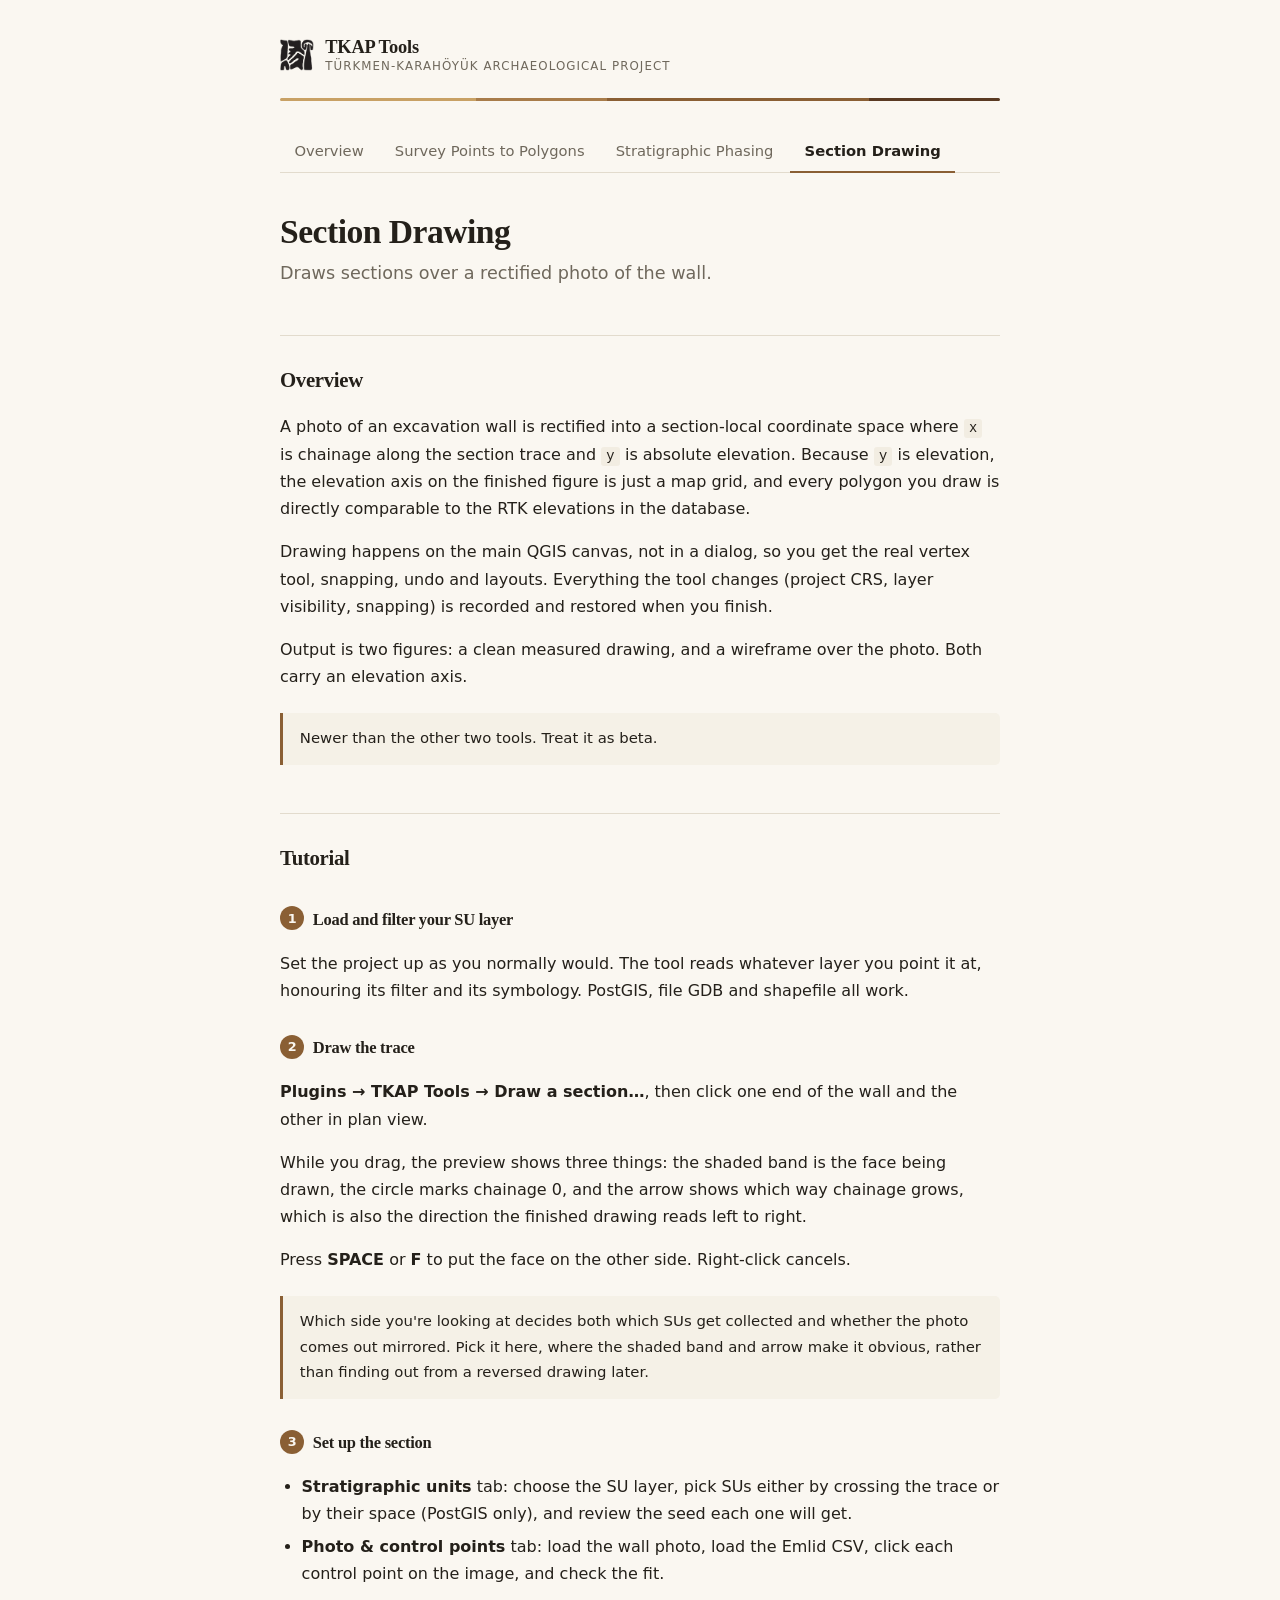
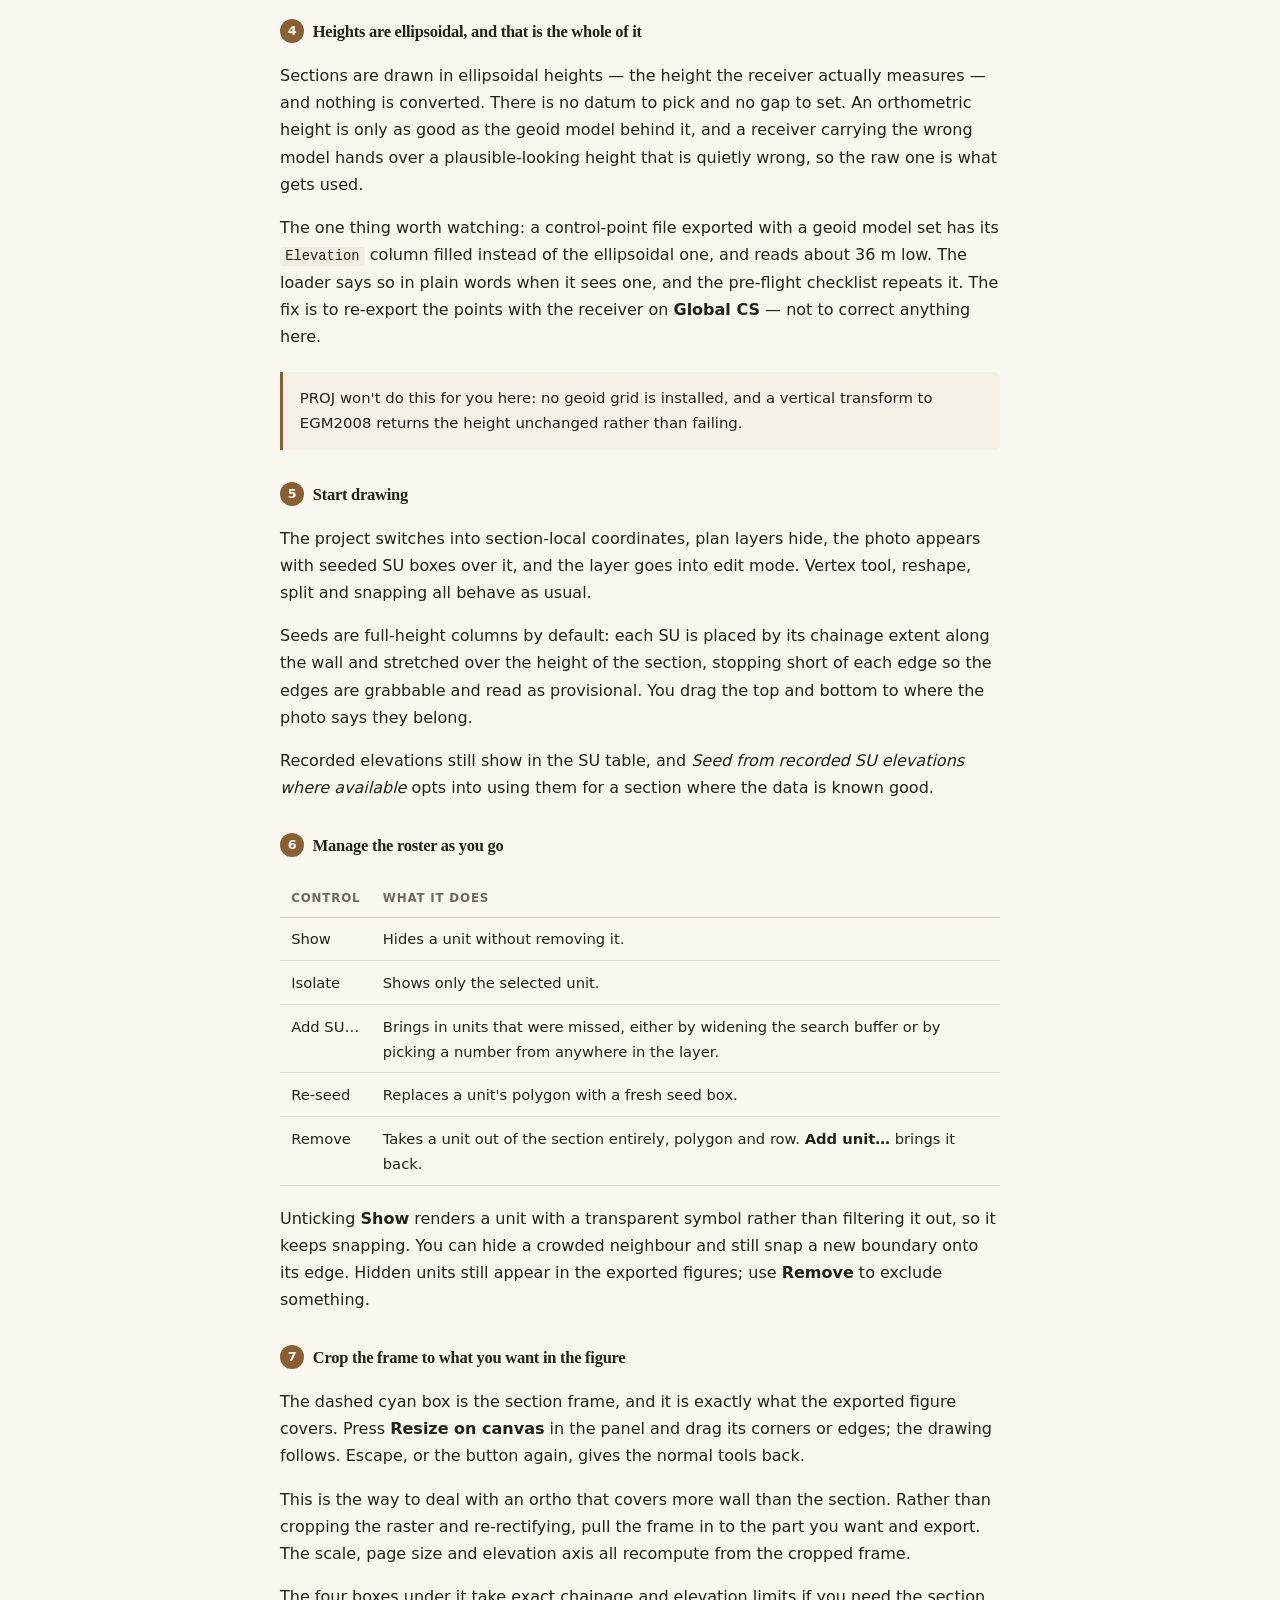
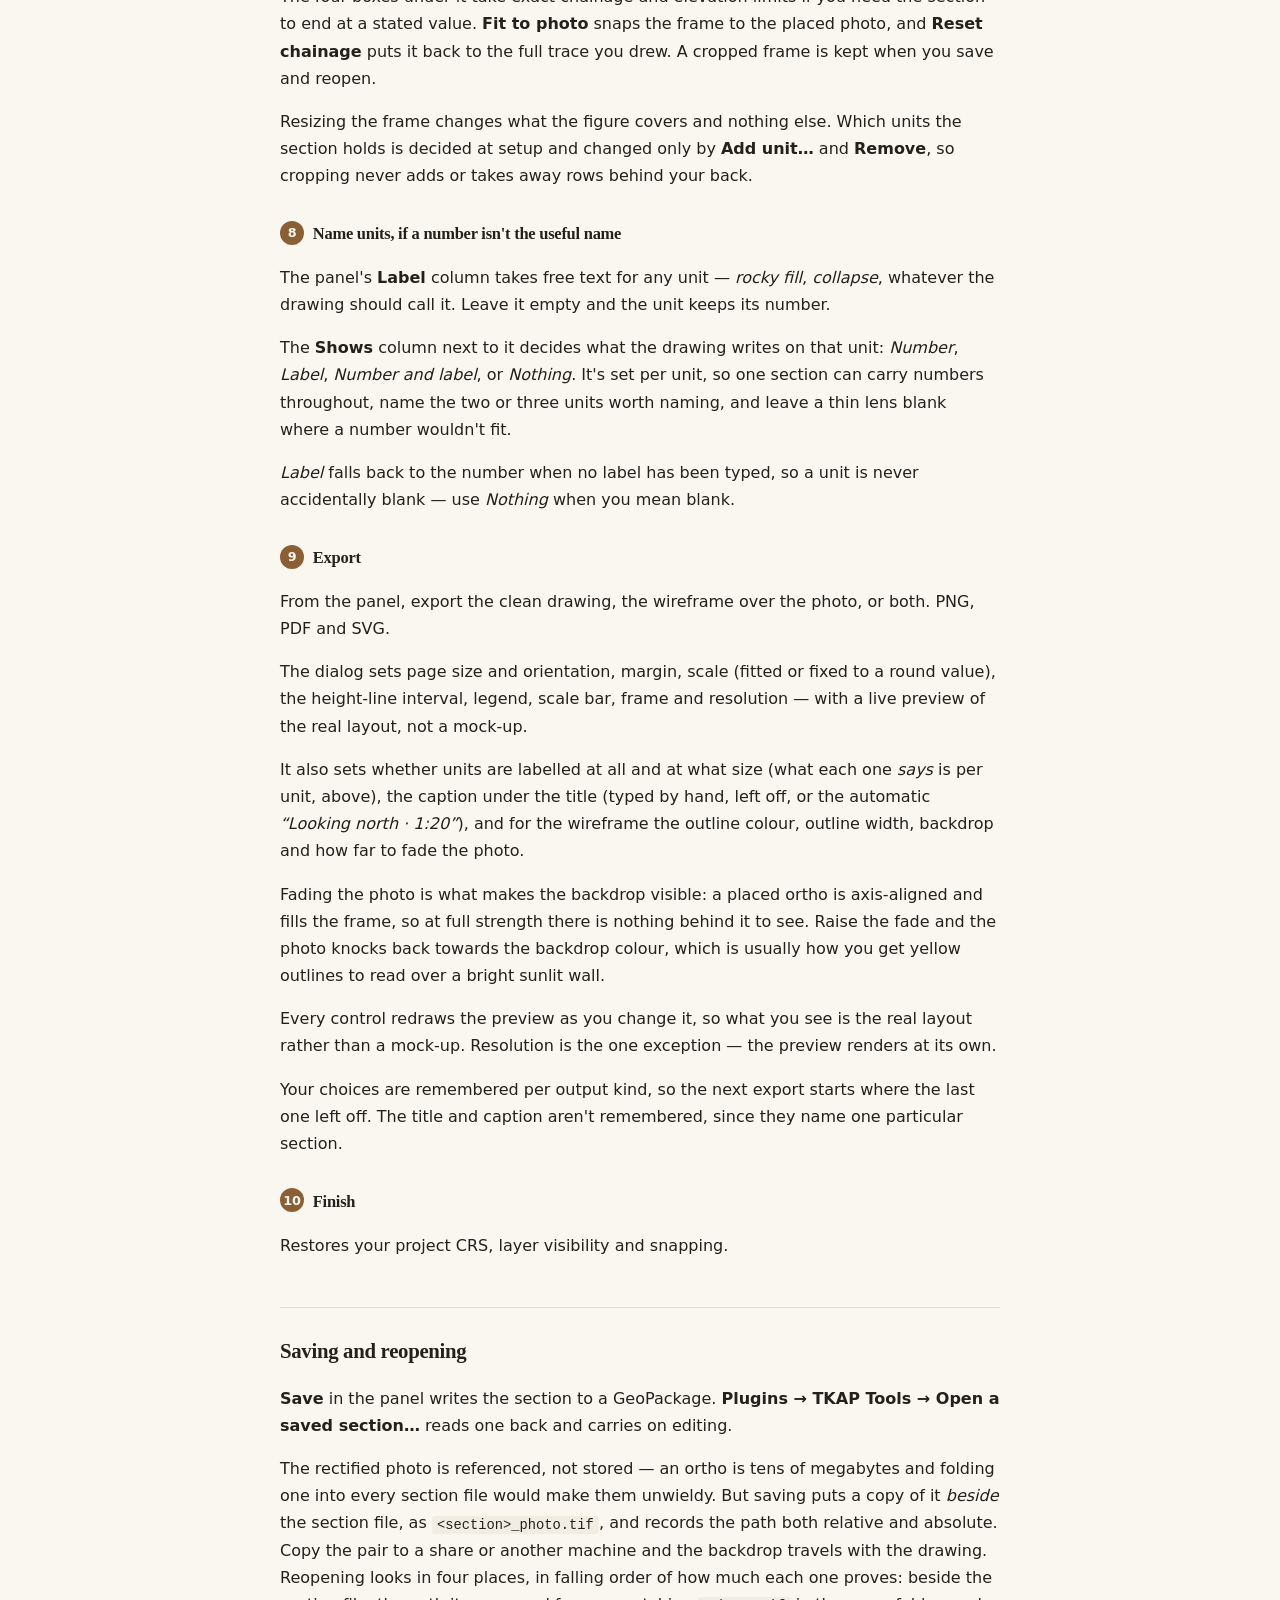
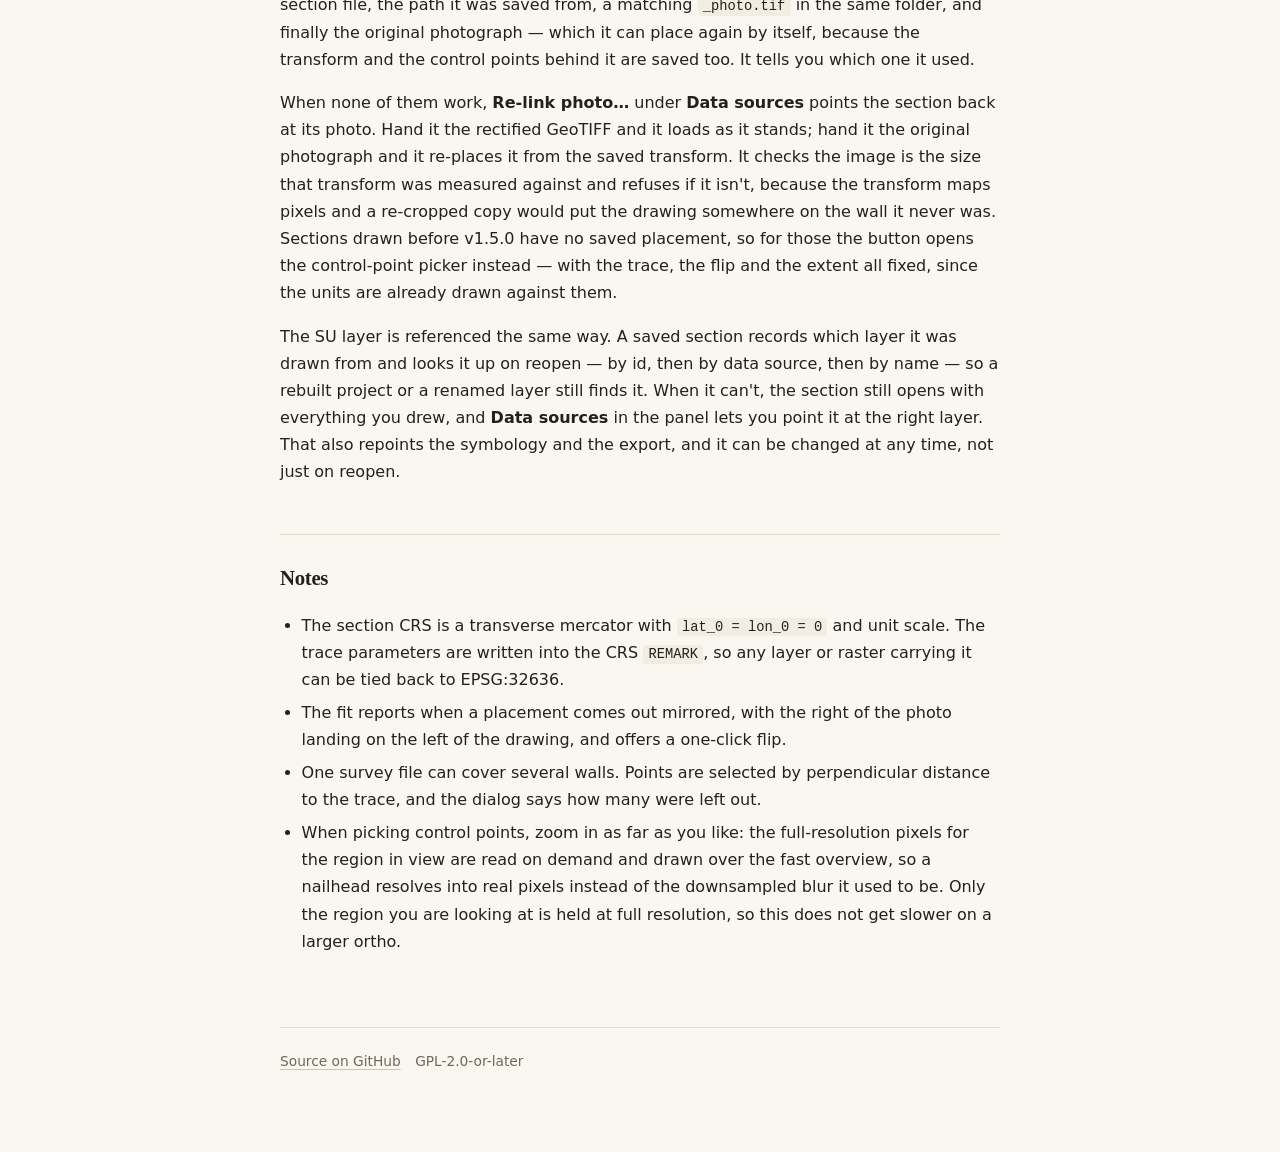
<file: docs/section.html>
<!doctype html>
<html lang="en">
<head>
<meta charset="utf-8">
<meta name="viewport" content="width=device-width, initial-scale=1">
<title>Section Drawing - TKAP Tools</title>
<meta name="description" content="Draw archaeological sections by rectifying a photo of an excavation wall and digitising SU polygons against absolute elevation.">
<link rel="icon" href="assets/tkap-mark.png">
<link rel="stylesheet" href="style.css">
</head>
<body>
<header>
  <a class="brand" href="./">
    <img src="assets/tkap-mark.png" alt="">
    <span class="brand-text">
      <span class="brand-name">TKAP Tools</span>
      <span class="brand-sub">Türkmen-Karahöyük Archaeological Project</span>
    </span>
  </a>
  <div class="strata"><i></i><i></i><i></i><i></i></div>
  <nav class="tabs">
    <a href="./">Overview</a>
    <a href="points.html">Survey Points to Polygons</a>
    <a href="phasing.html">Stratigraphic Phasing</a>
    <a href="section.html" aria-current="page">Section Drawing</a>
  </nav>
</header>

<main>
  <h1>Section Drawing</h1>
  <p class="lede">Draws sections over a rectified photo of the wall.</p>

  <h2>Overview</h2>
  <p>A photo of an excavation wall is rectified into a section-local coordinate space where <code>x</code> is chainage along the section trace and <code>y</code> is absolute elevation. Because <code>y</code> is elevation, the elevation axis on the finished figure is just a map grid, and every polygon you draw is directly comparable to the RTK elevations in the database.</p>

  <p>Drawing happens on the main QGIS canvas, not in a dialog, so you get the real vertex tool, snapping, undo and layouts. Everything the tool changes (project CRS, layer visibility, snapping) is recorded and restored when you finish.</p>

  <p>Output is two figures: a clean measured drawing, and a wireframe over the photo. Both carry an elevation axis.</p>

  <div class="note">
    <p>Newer than the other two tools. Treat it as beta.</p>
  </div>

  <h2>Tutorial</h2>

  <div class="steps">
    <section class="step">
      <h3>Load and filter your SU layer</h3>
      <p>Set the project up as you normally would. The tool reads whatever layer you point it at, honouring its filter and its symbology. PostGIS, file GDB and shapefile all work.</p>
    </section>

    <section class="step">
      <h3>Draw the trace</h3>
      <p><strong>Plugins → TKAP Tools → Draw a section…</strong>, then click one end of the wall and the other in plan view.</p>
      <p>While you drag, the preview shows three things: the shaded band is the face being drawn, the circle marks chainage 0, and the arrow shows which way chainage grows, which is also the direction the finished drawing reads left to right.</p>
      <p>Press <strong>SPACE</strong> or <strong>F</strong> to put the face on the other side. Right-click cancels.</p>
      <div class="note">
        <p>Which side you're looking at decides both which SUs get collected and whether the photo comes out mirrored. Pick it here, where the shaded band and arrow make it obvious, rather than finding out from a reversed drawing later.</p>
      </div>
    </section>

    <section class="step">
      <h3>Set up the section</h3>
      <ul>
        <li><strong>Stratigraphic units</strong> tab: choose the SU layer, pick SUs either by crossing the trace or by their space (PostGIS only), and review the seed each one will get.</li>
        <li><strong>Photo &amp; control points</strong> tab: load the wall photo, load the Emlid CSV, click each control point on the image, and check the fit.</li>
      </ul>
    </section>

    <section class="step">
      <h3>Heights are ellipsoidal, and that is the whole of it</h3>
      <p>Sections are drawn in ellipsoidal heights — the height the receiver actually measures — and nothing is converted. There is no datum to pick and no gap to set. An orthometric height is only as good as the geoid model behind it, and a receiver carrying the wrong model hands over a plausible-looking height that is quietly wrong, so the raw one is what gets used.</p>
      <p>The one thing worth watching: a control-point file exported with a geoid model set has its <code>Elevation</code> column filled instead of the ellipsoidal one, and reads about 36 m low. The loader says so in plain words when it sees one, and the pre-flight checklist repeats it. The fix is to re-export the points with the receiver on <strong>Global CS</strong> — not to correct anything here.</p>
      <div class="note">
        <p>PROJ won't do this for you here: no geoid grid is installed, and a vertical transform to EGM2008 returns the height unchanged rather than failing.</p>
      </div>
    </section>

    <section class="step">
      <h3>Start drawing</h3>
      <p>The project switches into section-local coordinates, plan layers hide, the photo appears with seeded SU boxes over it, and the layer goes into edit mode. Vertex tool, reshape, split and snapping all behave as usual.</p>
      <p>Seeds are full-height columns by default: each SU is placed by its chainage extent along the wall and stretched over the height of the section, stopping short of each edge so the edges are grabbable and read as provisional. You drag the top and bottom to where the photo says they belong.</p>
      <p>Recorded elevations still show in the SU table, and <em>Seed from recorded SU elevations where available</em> opts into using them for a section where the data is known good.</p>
    </section>

    <section class="step">
      <h3>Manage the roster as you go</h3>
      <div class="table-wrap">
      <table>
        <tr><th>Control</th><th>What it does</th></tr>
        <tr><td>Show</td><td>Hides a unit without removing it.</td></tr>
        <tr><td>Isolate</td><td>Shows only the selected unit.</td></tr>
        <tr><td>Add SU…</td><td>Brings in units that were missed, either by widening the search buffer or by picking a number from anywhere in the layer.</td></tr>
        <tr><td>Re-seed</td><td>Replaces a unit's polygon with a fresh seed box.</td></tr>
        <tr><td>Remove</td><td>Takes a unit out of the section entirely, polygon and row. <strong>Add unit…</strong> brings it back.</td></tr>
      </table>
      </div>
      <p>Unticking <strong>Show</strong> renders a unit with a transparent symbol rather than filtering it out, so it keeps snapping. You can hide a crowded neighbour and still snap a new boundary onto its edge. Hidden units still appear in the exported figures; use <strong>Remove</strong> to exclude something.</p>
    </section>

    <section class="step">
      <h3>Crop the frame to what you want in the figure</h3>
      <p>The dashed cyan box is the section frame, and it is exactly what the exported figure covers. Press <strong>Resize on canvas</strong> in the panel and drag its corners or edges; the drawing follows. Escape, or the button again, gives the normal tools back.</p>
      <p>This is the way to deal with an ortho that covers more wall than the section. Rather than cropping the raster and re-rectifying, pull the frame in to the part you want and export. The scale, page size and elevation axis all recompute from the cropped frame.</p>
      <p>The four boxes under it take exact chainage and elevation limits if you need the section to end at a stated value. <strong>Fit to photo</strong> snaps the frame to the placed photo, and <strong>Reset chainage</strong> puts it back to the full trace you drew. A cropped frame is kept when you save and reopen.</p>
      <p>Resizing the frame changes what the figure covers and nothing else. Which units the section holds is decided at setup and changed only by <strong>Add unit…</strong> and <strong>Remove</strong>, so cropping never adds or takes away rows behind your back.</p>
    </section>

    <section class="step">
      <h3>Name units, if a number isn't the useful name</h3>
      <p>The panel's <strong>Label</strong> column takes free text for any unit — <em>rocky fill</em>, <em>collapse</em>, whatever the drawing should call it. Leave it empty and the unit keeps its number.</p>
      <p>The <strong>Shows</strong> column next to it decides what the drawing writes on that unit: <em>Number</em>, <em>Label</em>, <em>Number and label</em>, or <em>Nothing</em>. It's set per unit, so one section can carry numbers throughout, name the two or three units worth naming, and leave a thin lens blank where a number wouldn't fit.</p>
      <p><em>Label</em> falls back to the number when no label has been typed, so a unit is never accidentally blank — use <em>Nothing</em> when you mean blank.</p>
    </section>

    <section class="step">
      <h3>Export</h3>
      <p>From the panel, export the clean drawing, the wireframe over the photo, or both. PNG, PDF and SVG.</p>
      <p>The dialog sets page size and orientation, margin, scale (fitted or fixed to a round value), the height-line interval, legend, scale bar, frame and resolution — with a live preview of the real layout, not a mock-up.</p>
      <p>It also sets whether units are labelled at all and at what size (what each one <em>says</em> is per unit, above), the caption under the title (typed by hand, left off, or the automatic <em>“Looking north · 1:20”</em>), and for the wireframe the outline colour, outline width, backdrop and how far to fade the photo.</p>
      <p>Fading the photo is what makes the backdrop visible: a placed ortho is axis-aligned and fills the frame, so at full strength there is nothing behind it to see. Raise the fade and the photo knocks back towards the backdrop colour, which is usually how you get yellow outlines to read over a bright sunlit wall.</p>
      <p>Every control redraws the preview as you change it, so what you see is the real layout rather than a mock-up. Resolution is the one exception — the preview renders at its own.</p>
      <p>Your choices are remembered per output kind, so the next export starts where the last one left off. The title and caption aren't remembered, since they name one particular section.</p>
    </section>

    <section class="step">
      <h3>Finish</h3>
      <p>Restores your project CRS, layer visibility and snapping.</p>
    </section>
  </div>

  <h2>Saving and reopening</h2>
  <p><strong>Save</strong> in the panel writes the section to a GeoPackage. <strong>Plugins → TKAP Tools → Open a saved section…</strong> reads one back and carries on editing.</p>
  <p>The rectified photo is referenced, not stored — an ortho is tens of megabytes and folding one into every section file would make them unwieldy. But saving puts a copy of it <em>beside</em> the section file, as <code>&lt;section&gt;_photo.tif</code>, and records the path both relative and absolute. Copy the pair to a share or another machine and the backdrop travels with the drawing. Reopening looks in four places, in falling order of how much each one proves: beside the section file, the path it was saved from, a matching <code>_photo.tif</code> in the same folder, and finally the original photograph — which it can place again by itself, because the transform and the control points behind it are saved too. It tells you which one it used.</p>
  <p>When none of them work, <strong>Re-link photo…</strong> under <strong>Data sources</strong> points the section back at its photo. Hand it the rectified GeoTIFF and it loads as it stands; hand it the original photograph and it re-places it from the saved transform. It checks the image is the size that transform was measured against and refuses if it isn't, because the transform maps pixels and a re-cropped copy would put the drawing somewhere on the wall it never was. Sections drawn before v1.5.0 have no saved placement, so for those the button opens the control-point picker instead — with the trace, the flip and the extent all fixed, since the units are already drawn against them.</p>
  <p>The SU layer is referenced the same way. A saved section records which layer it was drawn from and looks it up on reopen — by id, then by data source, then by name — so a rebuilt project or a renamed layer still finds it. When it can't, the section still opens with everything you drew, and <strong>Data sources</strong> in the panel lets you point it at the right layer. That also repoints the symbology and the export, and it can be changed at any time, not just on reopen.</p>

  <h2>Notes</h2>
  <ul>
    <li>The section CRS is a transverse mercator with <code>lat_0 = lon_0 = 0</code> and unit scale. The trace parameters are written into the CRS <code>REMARK</code>, so any layer or raster carrying it can be tied back to EPSG:32636.</li>
    <li>The fit reports when a placement comes out mirrored, with the right of the photo landing on the left of the drawing, and offers a one-click flip.</li>
    <li>One survey file can cover several walls. Points are selected by perpendicular distance to the trace, and the dialog says how many were left out.</li>
    <li>When picking control points, zoom in as far as you like: the full-resolution pixels for the region in view are read on demand and drawn over the fast overview, so a nailhead resolves into real pixels instead of the downsampled blur it used to be. Only the region you are looking at is held at full resolution, so this does not get slower on a larger ortho.</li>
  </ul>
</main>

<footer>
  <span><a href="https://github.com/amcgallian/tkap-qgis">Source on GitHub</a></span>
  <span>GPL-2.0-or-later</span>
</footer>
</body>
</html>
</file>
<file: docs/style.css>
/* TKAP Tools documentation.
   Warm paper, ochre-to-umber accents taken from the plugin icons, and a serif
   display face so it reads like project documentation rather than a template. */

:root {
  color-scheme: light dark;

  --ink: #24201a;
  --paper: #faf7f1;
  --muted: #6f685c;
  --line: #e2dbcd;
  --rule: #cfc4ae;
  --code-bg: #f2ede2;
  --panel: #f5f1e7;

  --ochre: #c8a165;
  --umber: #8a5f34;
  --bark: #5a3a22;
  --accent: #8a5f34;

  --mark-invert: 0;
}

@media (prefers-color-scheme: dark) {
  :root {
    --ink: #ece7dc;
    --paper: #14120e;
    --muted: #9a9285;
    --line: #2c2820;
    --rule: #3a3428;
    --code-bg: #1d1a14;
    --panel: #1a1712;

    --accent: #c8a165;
    --mark-invert: 1;
  }
}

:root[data-theme="light"] {
  --ink: #24201a; --paper: #faf7f1; --muted: #6f685c; --line: #e2dbcd;
  --rule: #cfc4ae; --code-bg: #f2ede2; --panel: #f5f1e7;
  --accent: #8a5f34; --mark-invert: 0;
}
:root[data-theme="dark"] {
  --ink: #ece7dc; --paper: #14120e; --muted: #9a9285; --line: #2c2820;
  --rule: #3a3428; --code-bg: #1d1a14; --panel: #1a1712;
  --accent: #c8a165; --mark-invert: 1;
}

* { box-sizing: border-box; }

body {
  margin: 0;
  padding: 0 1.25rem 5rem;
  font: 16px/1.7 -apple-system, "Segoe UI", system-ui, sans-serif;
  color: var(--ink);
  background: var(--paper);
  -webkit-text-size-adjust: 100%;
}

.wrap { max-width: 45rem; margin: 0 auto; }

/* ---------------------------------------------------------------- header -- */

header { max-width: 45rem; margin: 0 auto; padding: 2.25rem 0 0; }

.brand {
  display: flex;
  align-items: center;
  gap: .7rem;
  text-decoration: none;
  color: inherit;
  margin-bottom: 1.5rem;
}
.brand img {
  width: 34px;
  height: 32px;
  object-fit: contain;
  /* The mark is near-black artwork on transparency, so dark mode needs it
     flipped rather than a second file. */
  filter: invert(var(--mark-invert));
}
.brand-text { display: flex; flex-direction: column; line-height: 1.25; }
.brand-name {
  font-family: "Iowan Old Style", "Palatino Linotype", Palatino, "Book Antiqua", Georgia, serif;
  font-size: 1.15rem;
  font-weight: 600;
  letter-spacing: -.01em;
}
.brand-sub { font-size: .74rem; color: var(--muted); letter-spacing: .09em; text-transform: uppercase; }

/* the strata rule: the icon's ramp, flattened into a divider */
.strata { display: flex; height: 3px; border-radius: 2px; overflow: hidden; margin-bottom: 1.75rem; }
.strata i { display: block; height: 100%; }
.strata i:nth-child(1) { flex: 3; background: var(--ochre); }
.strata i:nth-child(2) { flex: 2; background: #a87c4a; }
.strata i:nth-child(3) { flex: 4; background: var(--umber); }
.strata i:nth-child(4) { flex: 2; background: var(--bark); }

nav.tabs { display: flex; flex-wrap: wrap; gap: .15rem; border-bottom: 1px solid var(--line); margin-bottom: 2.5rem; }
nav.tabs a {
  padding: .55rem .9rem;
  text-decoration: none;
  color: var(--muted);
  font-size: .92rem;
  border-bottom: 2px solid transparent;
  margin-bottom: -1px;
  white-space: nowrap;
}
nav.tabs a:hover { color: var(--ink); }
nav.tabs a[aria-current="page"] { color: var(--ink); font-weight: 600; border-bottom-color: var(--accent); }

/* ------------------------------------------------------------------ type -- */

main { max-width: 45rem; margin: 0 auto; }

h1, h2, h3 {
  font-family: "Iowan Old Style", "Palatino Linotype", Palatino, "Book Antiqua", Georgia, serif;
  letter-spacing: -.015em;
}
h1 { font-size: 2.1rem; line-height: 1.15; margin: 0 0 .5rem; font-weight: 600; }
.lede { color: var(--muted); margin: 0 0 2.5rem; font-size: 1.1rem; line-height: 1.55; max-width: 38rem; }

h2 {
  font-size: 1.3rem;
  font-weight: 600;
  margin: 3rem 0 .9rem;
  padding-top: 1.6rem;
  border-top: 1px solid var(--line);
}
h3 { font-size: 1.03rem; font-weight: 600; margin: 1.9rem 0 .45rem; }

p, li { overflow-wrap: break-word; }
ul, ol { padding-left: 1.35rem; }
li { margin: .35rem 0; }
li > ul, li > ol { margin: .35rem 0; }

a { color: inherit; text-decoration-color: var(--accent); text-underline-offset: 3px; }
a:hover { text-decoration-color: var(--ink); }

code {
  background: var(--code-bg);
  padding: .14em .38em;
  border-radius: 3px;
  font-size: .86em;
  font-family: ui-monospace, "Cascadia Code", Consolas, monospace;
}
pre {
  background: var(--code-bg);
  border: 1px solid var(--line);
  border-radius: 5px;
  padding: .9rem 1.05rem;
  overflow-x: auto;
  font-size: .86rem;
  line-height: 1.6;
}
pre code { background: none; padding: 0; font-size: inherit; }

.url {
  display: block;
  background: var(--panel);
  border: 1px solid var(--line);
  border-left: 3px solid var(--accent);
  border-radius: 0 5px 5px 0;
  padding: .8rem 1rem;
  margin: 1.1rem 0;
  overflow-x: auto;
  white-space: nowrap;
  font-family: ui-monospace, "Cascadia Code", Consolas, monospace;
  font-size: .86rem;
}

/* ---------------------------------------------------------------- blocks -- */

.table-wrap { overflow-x: auto; margin: 1.2rem 0; }
table { border-collapse: collapse; width: 100%; font-size: .92rem; }
th, td { text-align: left; padding: .55rem .7rem; border-bottom: 1px solid var(--line); vertical-align: top; }
th {
  font-size: .74rem;
  text-transform: uppercase;
  letter-spacing: .07em;
  color: var(--muted);
  font-weight: 600;
  white-space: nowrap;
  border-bottom-color: var(--rule);
}

.note {
  background: var(--panel);
  border-left: 3px solid var(--accent);
  border-radius: 0 5px 5px 0;
  padding: .85rem 1.05rem;
  margin: 1.4rem 0;
  font-size: .93rem;
}
.note :first-child { margin-top: 0; }
.note :last-child { margin-bottom: 0; }

.cards { display: grid; gap: .9rem; margin: 1.75rem 0 0; }
@media (min-width: 42rem) { .cards { grid-template-columns: repeat(3, 1fr); } }
.card {
  border: 1px solid var(--line);
  border-top: 2px solid var(--accent);
  border-radius: 4px;
  padding: 1.05rem 1.15rem;
  text-decoration: none;
  color: inherit;
  display: block;
  background: var(--panel);
}
.card:hover { border-color: var(--accent); }
.card h3 {
  margin: 0 0 .3rem;
  font-size: 1rem;
}
.card p { margin: 0; color: var(--muted); font-size: .89rem; line-height: 1.5; }

/* numbered tutorial steps */
.step { counter-increment: step; }
.steps { counter-reset: step; }
.step > h3::before {
  content: counter(step);
  display: inline-grid;
  place-items: center;
  width: 1.5rem;
  height: 1.5rem;
  margin-right: .55rem;
  border-radius: 50%;
  background: var(--accent);
  color: var(--paper);
  font-family: -apple-system, "Segoe UI", system-ui, sans-serif;
  font-size: .8rem;
  font-weight: 600;
  vertical-align: 2px;
}

footer {
  max-width: 45rem;
  margin: 4.5rem auto 0;
  padding-top: 1.4rem;
  border-top: 1px solid var(--line);
  color: var(--muted);
  font-size: .86rem;
  display: flex;
  flex-wrap: wrap;
  gap: .4rem .9rem;
  align-items: center;
}
footer a { text-decoration-color: var(--rule); }
</file>
